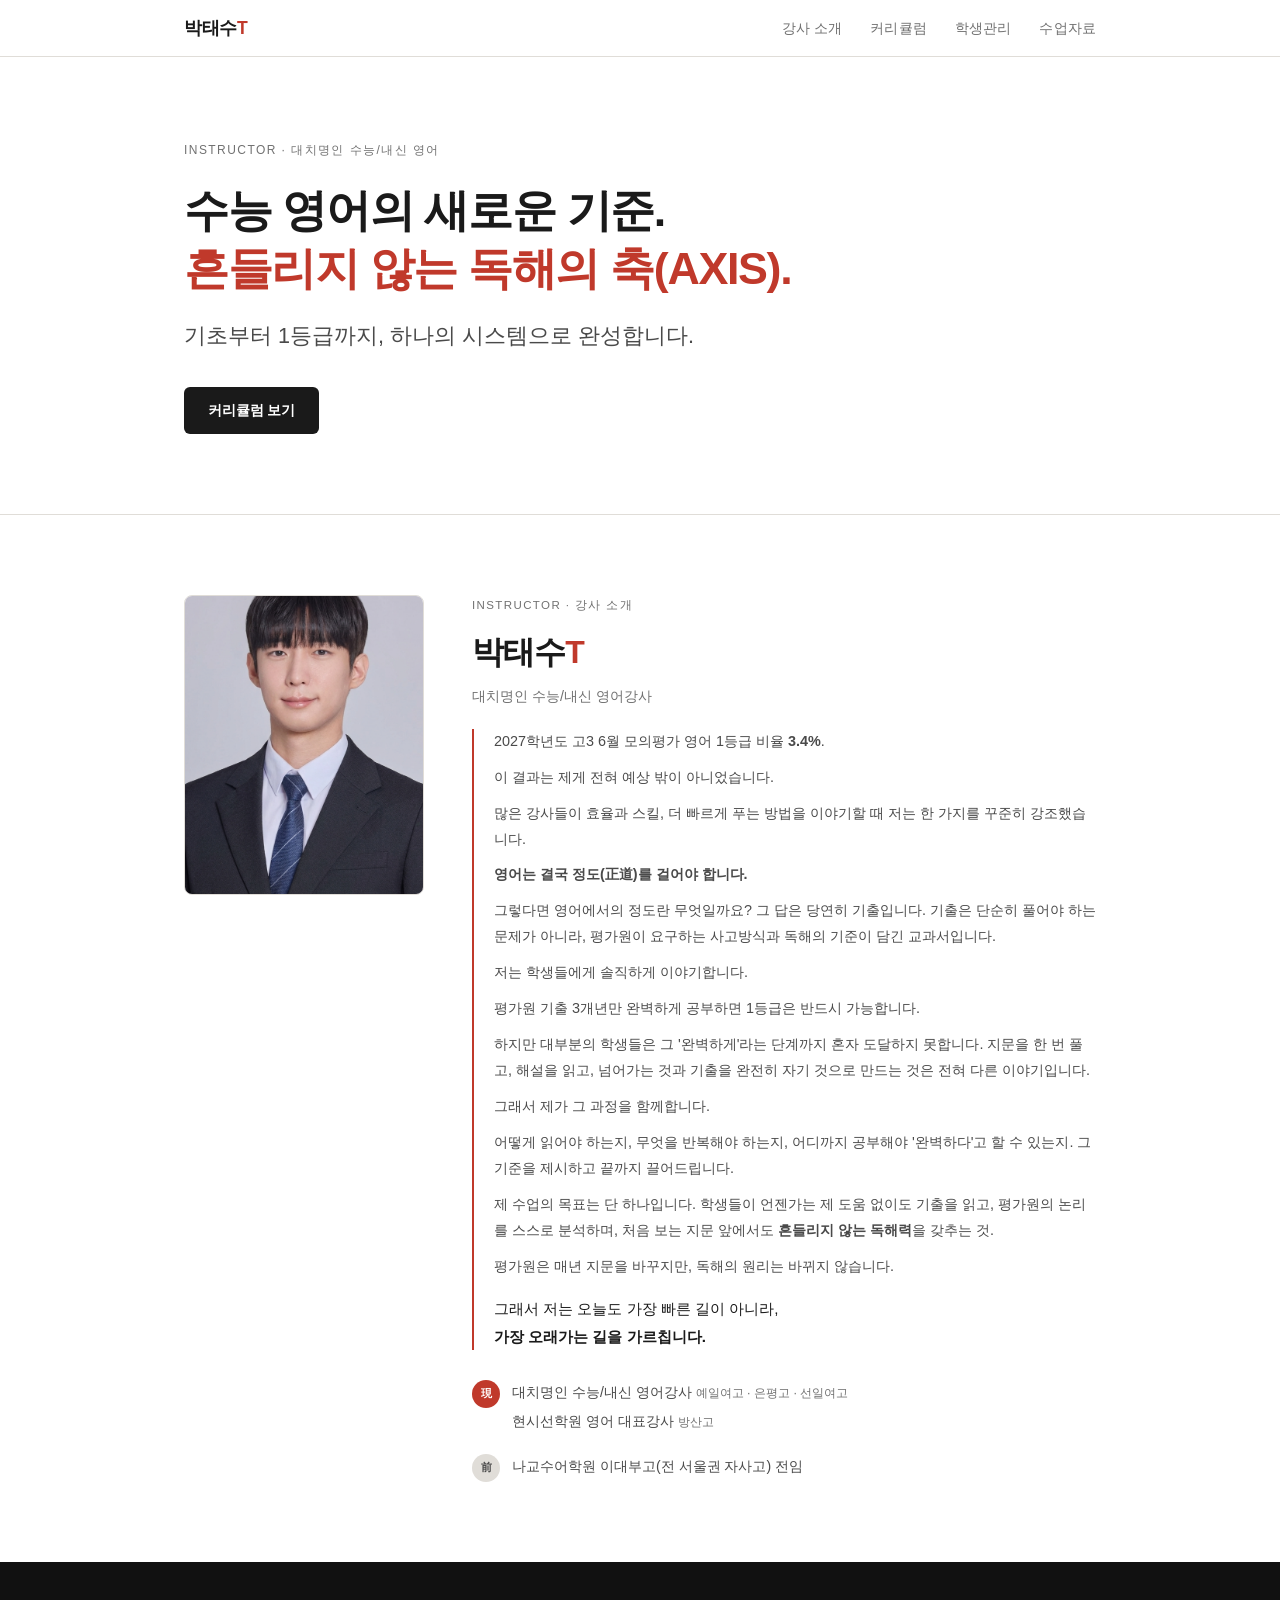
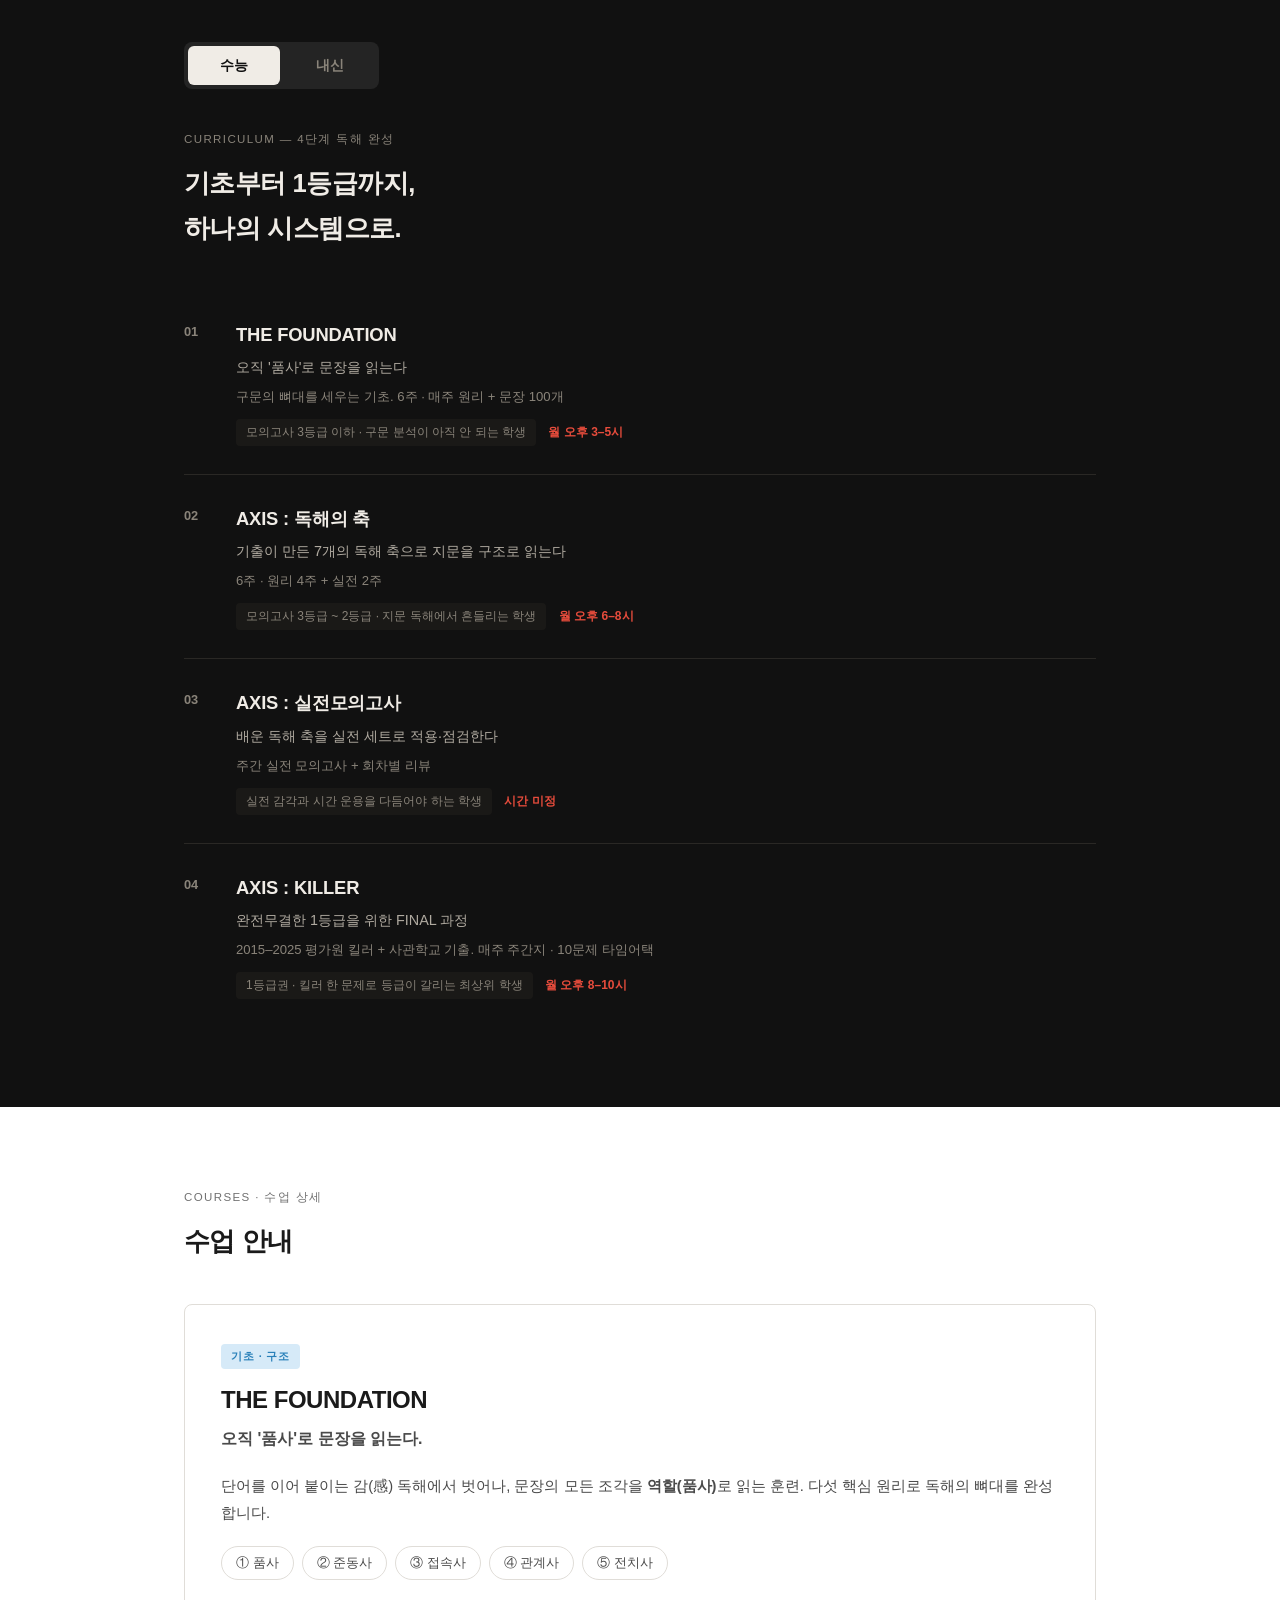
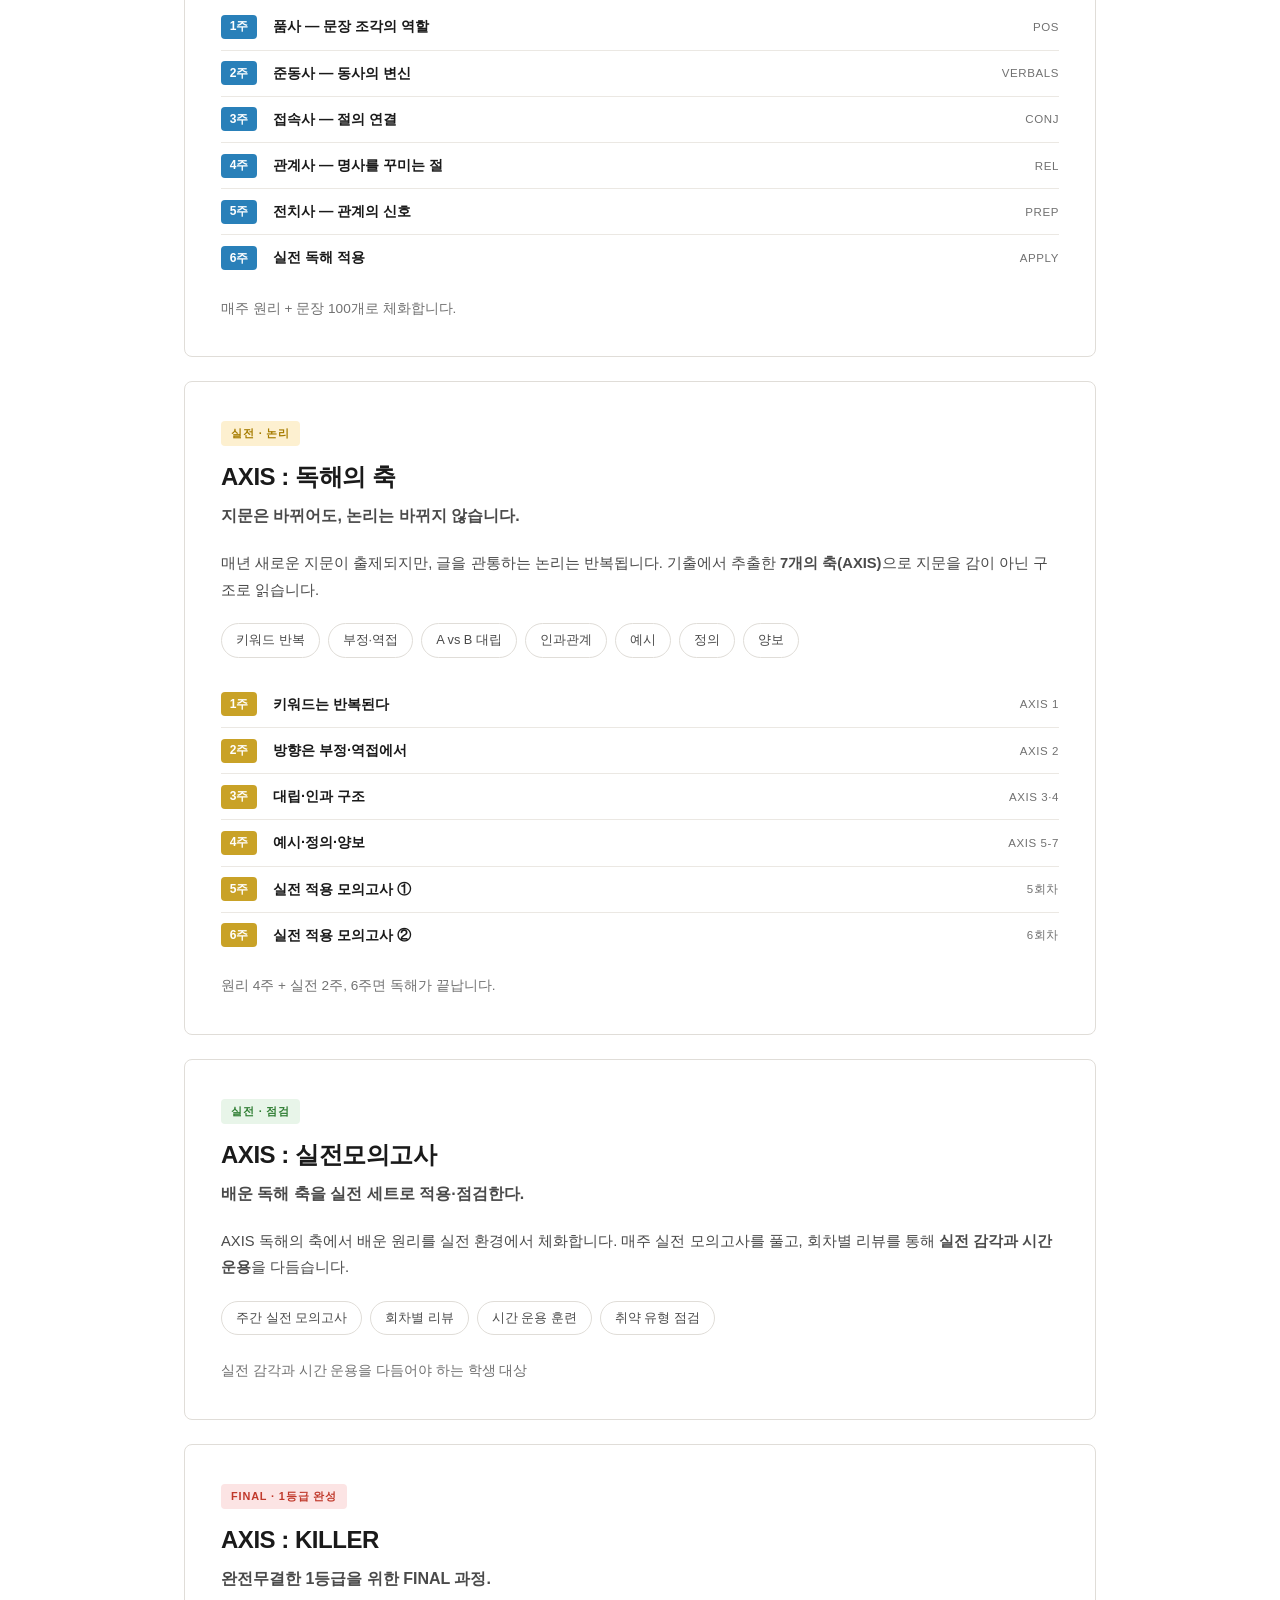
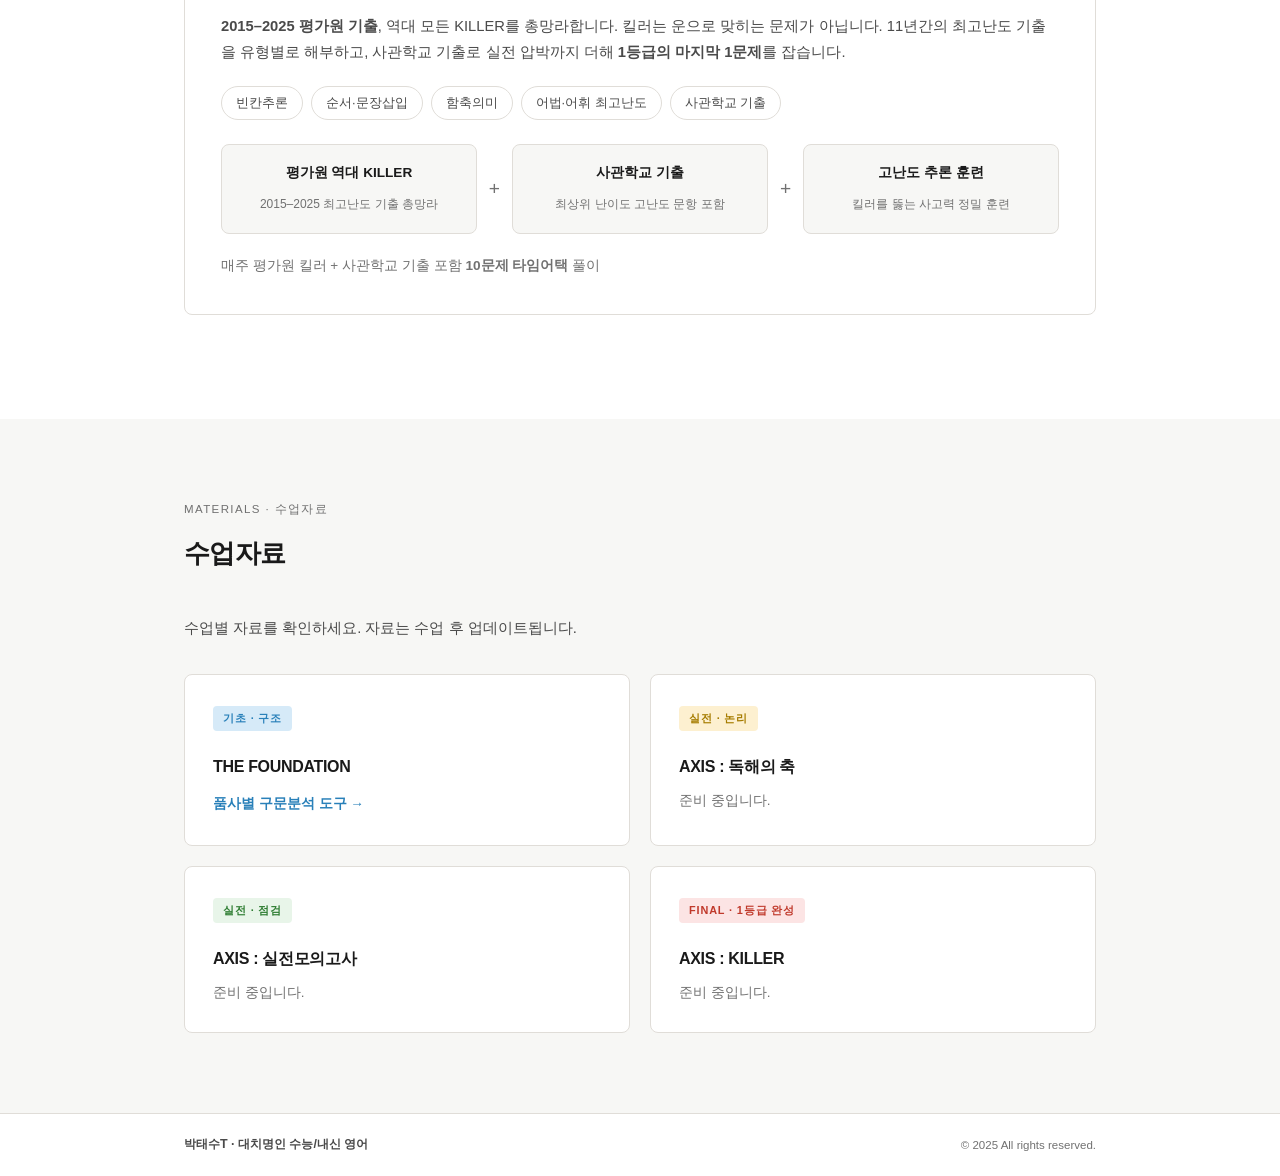
<file: index.html>
<!DOCTYPE html>
<html lang="ko">
<head>
  <meta charset="UTF-8">
  <meta name="viewport" content="width=device-width, initial-scale=1.0">
  <title>박태수T · 대치명인 수능/내신 영어</title>
  <link rel="stylesheet" href="style.css">
</head>
<body>

  <nav class="navbar" id="navbar">
    <div class="container nav-container">
      <a href="#" class="logo">박태수<span class="logo-t">T</span></a>
      <button class="nav-toggle" id="navToggle" aria-label="메뉴 열기">
        <span></span><span></span><span></span>
      </button>
      <ul class="nav-links" id="navLinks">
        <li><a href="#about">강사 소개</a></li>
        <li><a href="#curriculum">커리큘럼</a></li>
        <li><a href="admin.html">학생관리</a></li>
        <li><a href="#review-materials">수업자료</a></li>
      </ul>
    </div>
  </nav>

  <header class="hero">
    <div class="container hero-content">
      <p class="hero-label">INSTRUCTOR · 대치명인 수능/내신 영어</p>
      <h1 class="hero-title">수능 영어의 새로운 기준.<br><span class="hero-accent">흔들리지 않는 독해의 축(AXIS).</span></h1>
      <p class="hero-desc">기초부터 1등급까지, 하나의 시스템으로 완성합니다.</p>
      <div class="hero-buttons">
        <a href="#curriculum" class="btn btn-primary">커리큘럼 보기</a>
      </div>
    </div>
  </header>

  <section id="about" class="section">
    <div class="container">
      <div class="instructor-card">
        <div class="instructor-photo">
          <img src="profile.png" alt="박태수T 프로필 사진" class="photo-img">
        </div>
        <div class="instructor-info">
          <p class="instructor-label">INSTRUCTOR · 강사 소개</p>
          <h2 class="instructor-name">박태수<span class="name-t">T</span></h2>
          <p class="instructor-role">대치명인 수능/내신 영어강사</p>
          <div class="instructor-message">
            <p>2027학년도 고3 6월 모의평가 영어 1등급 비율 <strong>3.4%</strong>.</p>
            <p>이 결과는 제게 전혀 예상 밖이 아니었습니다.</p>
            <p>많은 강사들이 효율과 스킬, 더 빠르게 푸는 방법을 이야기할 때 저는 한 가지를 꾸준히 강조했습니다.</p>
            <p><strong>영어는 결국 정도(正道)를 걸어야 합니다.</strong></p>
            <p>그렇다면 영어에서의 정도란 무엇일까요? 그 답은 당연히 기출입니다. 기출은 단순히 풀어야 하는 문제가 아니라, 평가원이 요구하는 사고방식과 독해의 기준이 담긴 교과서입니다.</p>
            <p>저는 학생들에게 솔직하게 이야기합니다.</p>
            <p>평가원 기출 3개년만 완벽하게 공부하면 1등급은 반드시 가능합니다.</p>
            <p>하지만 대부분의 학생들은 그 '완벽하게'라는 단계까지 혼자 도달하지 못합니다. 지문을 한 번 풀고, 해설을 읽고, 넘어가는 것과 기출을 완전히 자기 것으로 만드는 것은 전혀 다른 이야기입니다.</p>
            <p>그래서 제가 그 과정을 함께합니다.</p>
            <p>어떻게 읽어야 하는지, 무엇을 반복해야 하는지, 어디까지 공부해야 '완벽하다'고 할 수 있는지. 그 기준을 제시하고 끝까지 끌어드립니다.</p>
            <p>제 수업의 목표는 단 하나입니다. 학생들이 언젠가는 제 도움 없이도 기출을 읽고, 평가원의 논리를 스스로 분석하며, 처음 보는 지문 앞에서도 <strong>흔들리지 않는 독해력</strong>을 갖추는 것.</p>
            <p>평가원은 매년 지문을 바꾸지만, 독해의 원리는 바뀌지 않습니다.</p>
            <p class="message-closing">그래서 저는 오늘도 가장 빠른 길이 아니라,<br><strong>가장 오래가는 길을 가르칩니다.</strong></p>
          </div>
          <div class="career-list">
            <div class="career-section">
              <span class="career-badge now">現</span>
              <ul>
                <li>대치명인 수능/내신 영어강사 <span class="school-tag">예일여고 · 은평고 · 선일여고</span></li>
                <li>현시선학원 영어 대표강사 <span class="school-tag">방산고</span></li>
              </ul>
            </div>
            <div class="career-section">
              <span class="career-badge prev">前</span>
              <ul>
                <li>나교수어학원 이대부고(전 서울권 자사고) 전임</li>
              </ul>
            </div>
          </div>
        </div>
      </div>
    </div>
  </section>

  <section id="curriculum" class="section section-dark">
    <div class="container">
      <div class="curriculum-tabs">
        <button class="curriculum-tab active" data-tab="suneung">수능</button>
        <button class="curriculum-tab" data-tab="naesin">내신</button>
      </div>

      <div class="tab-content active" id="tab-suneung">
        <p class="section-label">CURRICULUM — 4단계 독해 완성</p>
        <h2 class="section-title light">기초부터 1등급까지,<br>하나의 시스템으로.</h2>
        <div class="steps">
          <div class="step">
            <div class="step-num">01</div>
            <div class="step-body">
              <h3 class="step-name">THE FOUNDATION</h3>
              <p class="step-tagline">오직 '품사'로 문장을 읽는다</p>
              <p class="step-desc">구문의 뼈대를 세우는 기초. 6주 · 매주 원리 + 문장 100개</p>
              <span class="step-target">모의고사 3등급 이하 · 구문 분석이 아직 안 되는 학생</span>
              <span class="step-time">월 오후 3–5시</span>
            </div>
            <div class="step-connector"></div>
          </div>
          <div class="step">
            <div class="step-num">02</div>
            <div class="step-body">
              <h3 class="step-name">AXIS : 독해의 축</h3>
              <p class="step-tagline">기출이 만든 7개의 독해 축으로 지문을 구조로 읽는다</p>
              <p class="step-desc">6주 · 원리 4주 + 실전 2주</p>
              <span class="step-target">모의고사 3등급 ~ 2등급 · 지문 독해에서 흔들리는 학생</span>
              <span class="step-time">월 오후 6–8시</span>
            </div>
            <div class="step-connector"></div>
          </div>
          <div class="step">
            <div class="step-num">03</div>
            <div class="step-body">
              <h3 class="step-name">AXIS : 실전모의고사</h3>
              <p class="step-tagline">배운 독해 축을 실전 세트로 적용·점검한다</p>
              <p class="step-desc">주간 실전 모의고사 + 회차별 리뷰</p>
              <span class="step-target">실전 감각과 시간 운용을 다듬어야 하는 학생</span>
              <span class="step-time">시간 미정</span>
            </div>
            <div class="step-connector"></div>
          </div>
          <div class="step">
            <div class="step-num">04</div>
            <div class="step-body">
              <h3 class="step-name">AXIS : KILLER</h3>
              <p class="step-tagline">완전무결한 1등급을 위한 FINAL 과정</p>
              <p class="step-desc">2015–2025 평가원 킬러 + 사관학교 기출. 매주 주간지 · 10문제 타임어택</p>
              <span class="step-target">1등급권 · 킬러 한 문제로 등급이 갈리는 최상위 학생</span>
              <span class="step-time">월 오후 8–10시</span>
            </div>
          </div>
        </div>
      </div>

      <div class="tab-content" id="tab-naesin">
        <p class="section-label">CURRICULUM — 현시선학원 내신 정규 수업</p>
        <h2 class="section-title light">학교별 맞춤 내신,<br>이해부터 실전까지.</h2>
        <p class="naesin-subtitle">모든 수업은 본 수업(평일) + 클리닉(일요일)으로 진행되며, 배운 내용을 그 주에 완성합니다.</p>

        <div class="naesin-phase">
          <div class="phase-header">
            <span class="phase-label">학기 중</span>
            <span class="phase-period">학교별 정규</span>
          </div>
          <h3 class="phase-title">내신 실전</h3>
          <p class="phase-desc">각 학교의 출제 경향과 시험 범위에 맞춘 학교별 반으로 내신을 직접 공략합니다.</p>
          <div class="naesin-schools">
            <div class="school-block">
              <strong>방산고1</strong>
              <span>수 4–7시</span>
            </div>
            <div class="school-block">
              <strong>예일여고1</strong>
              <span>TBD</span>
            </div>
            <div class="school-block">
              <strong>예일여고2</strong>
              <span>TBD</span>
            </div>
            <div class="school-block">
              <strong>은평고1</strong>
              <span>TBD</span>
            </div>
            <div class="school-block">
              <strong>선일여고1</strong>
              <span>TBD</span>
            </div>
            <div class="school-block clinic">
              <strong>연합 클리닉</strong>
              <span>일 6–10시</span>
            </div>
          </div>
        </div>

        <div class="naesin-system">
          <h3 class="system-title">공통교재 시스템</h3>
          <p class="system-desc">이해 → 응용·훈련 → 암기로 이어지는 학습, 그리고 FINAL 동형 모의고사로 마무리합니다.</p>
          <div class="system-steps">
            <div class="system-step">
              <span class="system-step-num">1</span>
              <div>
                <strong>ESSENCE</strong>
                <span class="system-step-type">이해 · 본교재</span>
                <p>영어 학습의 본질과 핵심 개념</p>
              </div>
            </div>
            <div class="system-step">
              <span class="system-step-num">2</span>
              <div>
                <strong>EXP</strong>
                <span class="system-step-type">응용·훈련 · 부교재</span>
                <p>반복 훈련으로 실전 경험(Experience) 축적</p>
              </div>
            </div>
            <div class="system-step">
              <span class="system-step-num">3</span>
              <div>
                <strong>SIGNATURE</strong>
                <span class="system-step-type">암기 · 백지 테스트</span>
                <p>스스로 재구성하며 완전히 체화했는지 점검</p>
              </div>
            </div>
            <div class="system-step">
              <span class="system-step-num">F</span>
              <div>
                <strong>FINAL</strong>
                <span class="system-step-type">실전 · 동형 모의고사</span>
                <p>시험 직전, 실제 시험과 동일한 형식으로 마무리</p>
              </div>
            </div>
          </div>
        </div>
      </div>
    </div>
  </section>

  <section id="courses" class="section">
    <div class="container">
      <p class="section-label">COURSES · 수업 상세</p>
      <h2 class="section-title">수업 안내</h2>

      <div class="course-detail" id="foundation">
        <div class="course-header">
          <div>
            <span class="course-badge basic">기초 · 구조</span>
            <h3 class="course-name">THE FOUNDATION</h3>
            <p class="course-headline">오직 '품사'로 문장을 읽는다.</p>
          </div>
        </div>
        <p class="course-desc">단어를 이어 붙이는 감(感) 독해에서 벗어나, 문장의 모든 조각을 <strong>역할(품사)</strong>로 읽는 훈련. 다섯 핵심 원리로 독해의 뼈대를 완성합니다.</p>
        <div class="course-topics">
          <span class="topic">① 품사</span>
          <span class="topic">② 준동사</span>
          <span class="topic">③ 접속사</span>
          <span class="topic">④ 관계사</span>
          <span class="topic">⑤ 전치사</span>
        </div>
        <div class="week-grid">
          <div class="week"><span class="week-num">1주</span><span class="week-title">품사 — 문장 조각의 역할</span><span class="week-code">POS</span></div>
          <div class="week"><span class="week-num">2주</span><span class="week-title">준동사 — 동사의 변신</span><span class="week-code">VERBALS</span></div>
          <div class="week"><span class="week-num">3주</span><span class="week-title">접속사 — 절의 연결</span><span class="week-code">CONJ</span></div>
          <div class="week"><span class="week-num">4주</span><span class="week-title">관계사 — 명사를 꾸미는 절</span><span class="week-code">REL</span></div>
          <div class="week"><span class="week-num">5주</span><span class="week-title">전치사 — 관계의 신호</span><span class="week-code">PREP</span></div>
          <div class="week"><span class="week-num">6주</span><span class="week-title">실전 독해 적용</span><span class="week-code">APPLY</span></div>
        </div>
        <p class="course-note">매주 원리 + 문장 100개로 체화합니다.</p>
      </div>

      <div class="course-detail" id="axis-reading">
        <div class="course-header">
          <div>
            <span class="course-badge axis">실전 · 논리</span>
            <h3 class="course-name">AXIS : 독해의 축</h3>
            <p class="course-headline">지문은 바뀌어도, 논리는 바뀌지 않습니다.</p>
          </div>
        </div>
        <p class="course-desc">매년 새로운 지문이 출제되지만, 글을 관통하는 논리는 반복됩니다. 기출에서 추출한 <strong>7개의 축(AXIS)</strong>으로 지문을 감이 아닌 구조로 읽습니다.</p>
        <div class="course-topics">
          <span class="topic">키워드 반복</span>
          <span class="topic">부정·역접</span>
          <span class="topic">A vs B 대립</span>
          <span class="topic">인과관계</span>
          <span class="topic">예시</span>
          <span class="topic">정의</span>
          <span class="topic">양보</span>
        </div>
        <div class="week-grid">
          <div class="week"><span class="week-num">1주</span><span class="week-title">키워드는 반복된다</span><span class="week-code">AXIS 1</span></div>
          <div class="week"><span class="week-num">2주</span><span class="week-title">방향은 부정·역접에서</span><span class="week-code">AXIS 2</span></div>
          <div class="week"><span class="week-num">3주</span><span class="week-title">대립·인과 구조</span><span class="week-code">AXIS 3·4</span></div>
          <div class="week"><span class="week-num">4주</span><span class="week-title">예시·정의·양보</span><span class="week-code">AXIS 5-7</span></div>
          <div class="week"><span class="week-num">5주</span><span class="week-title">실전 적용 모의고사 ①</span><span class="week-code">5회차</span></div>
          <div class="week"><span class="week-num">6주</span><span class="week-title">실전 적용 모의고사 ②</span><span class="week-code">6회차</span></div>
        </div>
        <p class="course-note">원리 4주 + 실전 2주, 6주면 독해가 끝납니다.</p>
      </div>

      <div class="course-detail" id="axis-mock">
        <div class="course-header">
          <div>
            <span class="course-badge mock">실전 · 점검</span>
            <h3 class="course-name">AXIS : 실전모의고사</h3>
            <p class="course-headline">배운 독해 축을 실전 세트로 적용·점검한다.</p>
          </div>
        </div>
        <p class="course-desc">AXIS 독해의 축에서 배운 원리를 실전 환경에서 체화합니다. 매주 실전 모의고사를 풀고, 회차별 리뷰를 통해 <strong>실전 감각과 시간 운용</strong>을 다듬습니다.</p>
        <div class="course-topics">
          <span class="topic">주간 실전 모의고사</span>
          <span class="topic">회차별 리뷰</span>
          <span class="topic">시간 운용 훈련</span>
          <span class="topic">취약 유형 점검</span>
        </div>
        <p class="course-note">실전 감각과 시간 운용을 다듬어야 하는 학생 대상</p>
      </div>

      <div class="course-detail" id="killer">
        <div class="course-header">
          <div>
            <span class="course-badge final">FINAL · 1등급 완성</span>
            <h3 class="course-name">AXIS : KILLER</h3>
            <p class="course-headline">완전무결한 1등급을 위한 FINAL 과정.</p>
          </div>
        </div>
        <p class="course-desc"><strong>2015–2025 평가원 기출</strong>, 역대 모든 KILLER를 총망라합니다. 킬러는 운으로 맞히는 문제가 아닙니다. 11년간의 최고난도 기출을 유형별로 해부하고, 사관학교 기출로 실전 압박까지 더해 <strong>1등급의 마지막 1문제</strong>를 잡습니다.</p>
        <div class="course-topics">
          <span class="topic">빈칸추론</span>
          <span class="topic">순서·문장삽입</span>
          <span class="topic">함축의미</span>
          <span class="topic">어법·어휘 최고난도</span>
          <span class="topic">사관학교 기출</span>
        </div>
        <div class="killer-program">
          <div class="program-box">
            <strong>평가원 역대 KILLER</strong>
            <span>2015–2025 최고난도 기출 총망라</span>
          </div>
          <span class="program-plus">+</span>
          <div class="program-box">
            <strong>사관학교 기출</strong>
            <span>최상위 난이도 고난도 문항 포함</span>
          </div>
          <span class="program-plus">+</span>
          <div class="program-box">
            <strong>고난도 추론 훈련</strong>
            <span>킬러를 뚫는 사고력 정밀 훈련</span>
          </div>
        </div>
        <p class="course-note">매주 평가원 킬러 + 사관학교 기출 포함 <strong>10문제 타임어택</strong> 풀이</p>
      </div>
    </div>
  </section>

  <section id="review-materials" class="section section-alt">
    <div class="container">
      <p class="section-label">MATERIALS · 수업자료</p>
      <h2 class="section-title">수업자료</h2>
      <p class="review-materials-desc">수업별 자료를 확인하세요. 자료는 수업 후 업데이트됩니다.</p>
      <div class="materials-grid">
        <div class="material-card">
          <span class="course-badge basic">기초 · 구조</span>
          <h3>THE FOUNDATION</h3>
          <a href="parse.html" class="material-link">품사별 구문분석 도구 &rarr;</a>
        </div>
        <div class="material-card">
          <span class="course-badge axis">실전 · 논리</span>
          <h3>AXIS : 독해의 축</h3>
          <p>준비 중입니다.</p>
        </div>
        <div class="material-card">
          <span class="course-badge mock">실전 · 점검</span>
          <h3>AXIS : 실전모의고사</h3>
          <p>준비 중입니다.</p>
        </div>
        <div class="material-card">
          <span class="course-badge final">FINAL · 1등급 완성</span>
          <h3>AXIS : KILLER</h3>
          <p>준비 중입니다.</p>
        </div>
      </div>
    </div>
  </section>

  <footer class="footer">
    <div class="container footer-inner">
      <span class="footer-logo">박태수T · 대치명인 수능/내신 영어</span>
      <span class="footer-copy">&copy; 2025 All rights reserved.</span>
    </div>
  </footer>

  <script src="script.js"></script>
</body>
</html>
</file>
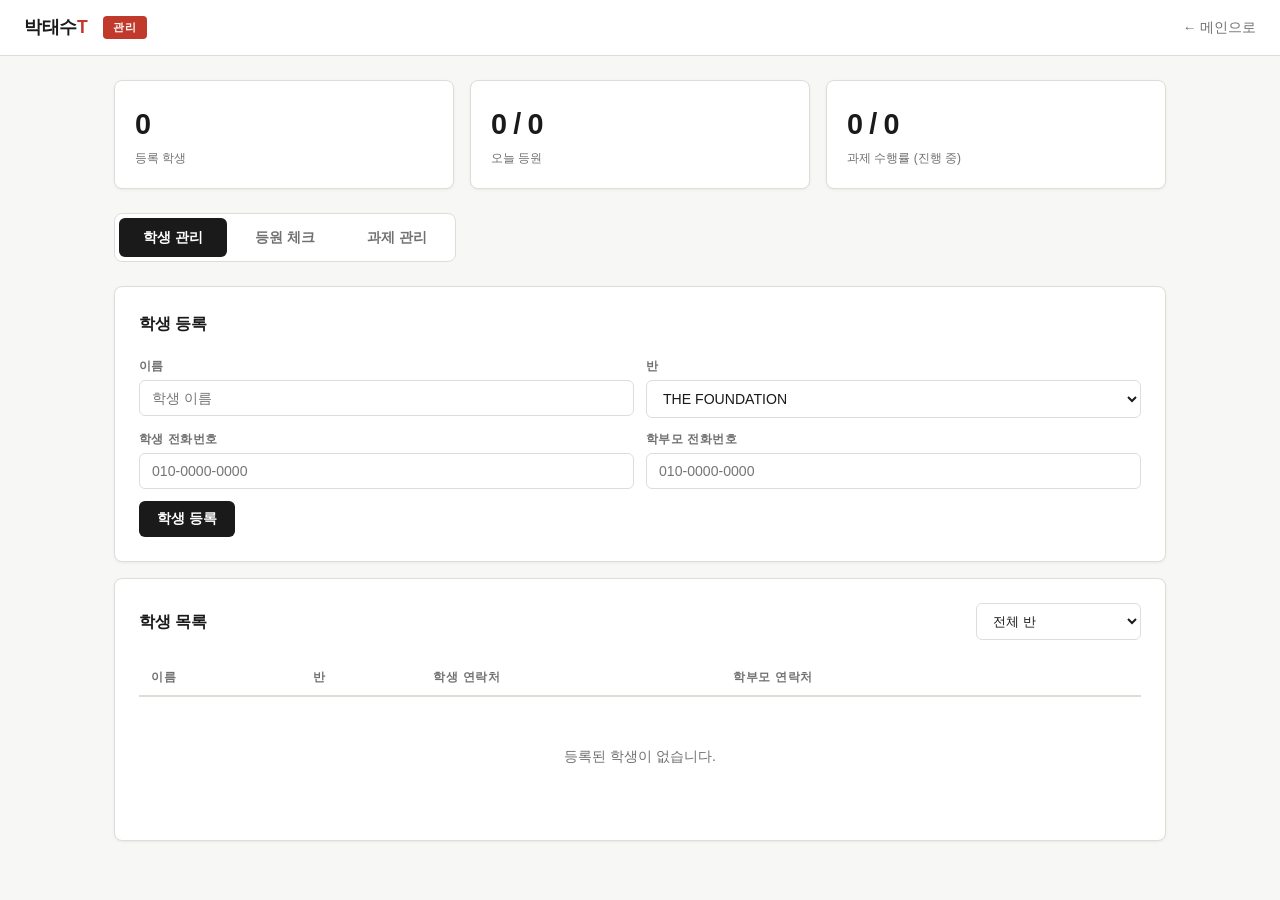
<file: admin.html>
<!DOCTYPE html>
<html lang="ko">
<head>
  <meta charset="UTF-8">
  <meta name="viewport" content="width=device-width, initial-scale=1.0">
  <title>학생 관리 · 박태수T</title>
  <style>
    *, *::before, *::after { margin: 0; padding: 0; box-sizing: border-box; }

    :root {
      --primary: #1a1a1a;
      --accent: #c0392b;
      --accent-light: #e74c3c;
      --blue: #2980b9;
      --green: #27ae60;
      --orange: #e67e22;
      --text: #1a1a1a;
      --text-mid: #4a4a4a;
      --text-light: #717171;
      --bg: #ffffff;
      --bg-alt: #f7f7f5;
      --bg-card: #ffffff;
      --border: #e0ddd8;
      --border-light: #ebe8e3;
      --shadow: 0 1px 3px rgba(0,0,0,0.06);
      --shadow-lg: 0 8px 32px rgba(0,0,0,0.08);
      --radius: 8px;
      --transition: 0.25s ease;
    }

    @media (prefers-color-scheme: dark) {
      :root {
        --primary: #f0ece6;
        --accent: #e74c3c;
        --accent-light: #ff6b5a;
        --blue: #5dade2;
        --green: #2ecc71;
        --orange: #f39c12;
        --text: #e8e4de;
        --text-mid: #b0aaa0;
        --text-light: #8a847a;
        --bg: #111111;
        --bg-alt: #1a1917;
        --bg-card: #1e1d1b;
        --border: #2a2825;
        --border-light: #222120;
        --shadow: 0 1px 3px rgba(0,0,0,0.3);
        --shadow-lg: 0 8px 32px rgba(0,0,0,0.3);
      }
    }
    :root[data-theme="dark"] {
      --primary: #f0ece6;
      --accent: #e74c3c;
      --accent-light: #ff6b5a;
      --blue: #5dade2;
      --green: #2ecc71;
      --orange: #f39c12;
      --text: #e8e4de;
      --text-mid: #b0aaa0;
      --text-light: #8a847a;
      --bg: #111111;
      --bg-alt: #1a1917;
      --bg-card: #1e1d1b;
      --border: #2a2825;
      --border-light: #222120;
      --shadow: 0 1px 3px rgba(0,0,0,0.3);
      --shadow-lg: 0 8px 32px rgba(0,0,0,0.3);
    }
    :root[data-theme="light"] {
      --primary: #1a1a1a;
      --accent: #c0392b;
      --accent-light: #e74c3c;
      --blue: #2980b9;
      --green: #27ae60;
      --orange: #e67e22;
      --text: #1a1a1a;
      --text-mid: #4a4a4a;
      --text-light: #717171;
      --bg: #ffffff;
      --bg-alt: #f7f7f5;
      --bg-card: #ffffff;
      --border: #e0ddd8;
      --border-light: #ebe8e3;
      --shadow: 0 1px 3px rgba(0,0,0,0.06);
      --shadow-lg: 0 8px 32px rgba(0,0,0,0.08);
    }

    html { scroll-behavior: smooth; }

    body {
      font-family: -apple-system, BlinkMacSystemFont, 'Segoe UI', sans-serif;
      color: var(--text);
      background: var(--bg-alt);
      line-height: 1.6;
      -webkit-font-smoothing: antialiased;
    }

    .top-bar {
      background: var(--bg);
      border-bottom: 1px solid var(--border);
      padding: 0 24px;
      height: 56px;
      display: flex;
      align-items: center;
      justify-content: space-between;
      position: sticky;
      top: 0;
      z-index: 100;
    }

    .top-bar-left {
      display: flex;
      align-items: center;
      gap: 16px;
    }

    .top-bar .logo {
      font-size: 1.1rem;
      font-weight: 700;
      color: var(--text);
      text-decoration: none;
      letter-spacing: -0.02em;
    }

    .top-bar .logo span { color: var(--accent); }

    .top-bar .badge {
      font-size: 0.68rem;
      letter-spacing: 0.08em;
      text-transform: uppercase;
      padding: 3px 10px;
      border-radius: 4px;
      font-weight: 600;
      background: var(--accent);
      color: #fff;
    }

    .back-link {
      font-size: 0.85rem;
      color: var(--text-light);
      text-decoration: none;
      transition: var(--transition);
    }

    .back-link:hover { color: var(--text); }

    .container {
      max-width: 1100px;
      margin: 0 auto;
      padding: 24px;
    }

    .tabs {
      display: flex;
      gap: 4px;
      background: var(--bg);
      border: 1px solid var(--border);
      border-radius: 8px;
      padding: 4px;
      width: fit-content;
      margin-bottom: 24px;
    }

    .tab-btn {
      padding: 10px 24px;
      border: none;
      border-radius: 6px;
      font-size: 0.88rem;
      font-weight: 600;
      cursor: pointer;
      transition: var(--transition);
      background: transparent;
      color: var(--text-light);
      font-family: inherit;
    }

    .tab-btn.active {
      background: var(--text);
      color: var(--bg);
    }

    .tab-panel { display: none; }
    .tab-panel.active { display: block; }

    .card {
      background: var(--bg-card);
      border: 1px solid var(--border);
      border-radius: var(--radius);
      padding: 24px;
      margin-bottom: 16px;
      box-shadow: var(--shadow);
    }

    .card-header {
      display: flex;
      align-items: center;
      justify-content: space-between;
      margin-bottom: 20px;
    }

    .card-title {
      font-size: 1rem;
      font-weight: 700;
      letter-spacing: -0.01em;
    }

    .form-row {
      display: flex;
      gap: 12px;
      margin-bottom: 12px;
      flex-wrap: wrap;
    }

    .form-group {
      display: flex;
      flex-direction: column;
      gap: 4px;
      flex: 1;
      min-width: 140px;
    }

    .form-group label {
      font-size: 0.75rem;
      font-weight: 600;
      color: var(--text-light);
      letter-spacing: 0.04em;
      text-transform: uppercase;
    }

    input, select {
      padding: 9px 12px;
      border: 1px solid var(--border);
      border-radius: 6px;
      font-size: 0.88rem;
      font-family: inherit;
      background: var(--bg);
      color: var(--text);
      transition: var(--transition);
    }

    input:focus, select:focus {
      outline: none;
      border-color: var(--blue);
    }

    .btn {
      display: inline-flex;
      align-items: center;
      gap: 6px;
      padding: 9px 18px;
      border-radius: 6px;
      font-size: 0.85rem;
      font-weight: 600;
      text-decoration: none;
      border: none;
      cursor: pointer;
      transition: var(--transition);
      font-family: inherit;
      white-space: nowrap;
    }

    .btn-primary {
      background: var(--text);
      color: var(--bg);
    }

    .btn-primary:hover { opacity: 0.85; }

    .btn-accent {
      background: var(--accent);
      color: #fff;
    }

    .btn-accent:hover { opacity: 0.85; }

    .btn-outline {
      border: 1px solid var(--border);
      color: var(--text);
      background: transparent;
    }

    .btn-outline:hover { border-color: var(--text); }

    .btn-sm {
      padding: 5px 12px;
      font-size: 0.78rem;
    }

    .btn-danger {
      background: transparent;
      color: var(--accent);
      border: 1px solid var(--accent);
    }

    .btn-danger:hover {
      background: var(--accent);
      color: #fff;
    }

    table {
      width: 100%;
      border-collapse: collapse;
      font-size: 0.88rem;
    }

    th {
      text-align: left;
      font-size: 0.72rem;
      font-weight: 600;
      color: var(--text-light);
      letter-spacing: 0.06em;
      text-transform: uppercase;
      padding: 8px 12px;
      border-bottom: 2px solid var(--border);
    }

    td {
      padding: 10px 12px;
      border-bottom: 1px solid var(--border-light);
      vertical-align: middle;
    }

    tr:last-child td { border-bottom: none; }

    .table-wrap { overflow-x: auto; }

    .phone-link {
      color: var(--blue);
      text-decoration: none;
      font-variant-numeric: tabular-nums;
    }

    .phone-link:hover { text-decoration: underline; }

    .class-tag {
      display: inline-block;
      font-size: 0.72rem;
      padding: 2px 8px;
      border-radius: 4px;
      font-weight: 600;
      background: var(--border-light);
      color: var(--text-mid);
    }

    .check-btn {
      width: 28px;
      height: 28px;
      border-radius: 50%;
      border: 2px solid var(--border);
      background: transparent;
      cursor: pointer;
      transition: var(--transition);
      display: flex;
      align-items: center;
      justify-content: center;
      font-size: 0.75rem;
      color: transparent;
    }

    .check-btn.checked {
      background: var(--green);
      border-color: var(--green);
      color: #fff;
    }

    .check-btn:hover { border-color: var(--green); }

    .stat-row {
      display: flex;
      gap: 16px;
      margin-bottom: 24px;
    }

    .stat-card {
      flex: 1;
      background: var(--bg-card);
      border: 1px solid var(--border);
      border-radius: var(--radius);
      padding: 20px;
      box-shadow: var(--shadow);
    }

    .stat-num {
      font-size: 1.8rem;
      font-weight: 800;
      letter-spacing: -0.03em;
      font-variant-numeric: tabular-nums;
    }

    .stat-label {
      font-size: 0.75rem;
      color: var(--text-light);
      font-weight: 500;
      margin-top: 2px;
    }

    .date-nav {
      display: flex;
      align-items: center;
      gap: 12px;
    }

    .date-nav button {
      background: transparent;
      border: 1px solid var(--border);
      border-radius: 6px;
      width: 32px;
      height: 32px;
      cursor: pointer;
      color: var(--text);
      font-size: 1rem;
      display: flex;
      align-items: center;
      justify-content: center;
      transition: var(--transition);
    }

    .date-nav button:hover { border-color: var(--text); }

    .date-display {
      font-size: 0.9rem;
      font-weight: 600;
      font-variant-numeric: tabular-nums;
      min-width: 120px;
      text-align: center;
    }

    .empty-state {
      text-align: center;
      padding: 48px 24px;
      color: var(--text-light);
      font-size: 0.9rem;
    }

    .hw-status {
      display: inline-block;
      font-size: 0.72rem;
      padding: 2px 8px;
      border-radius: 4px;
      font-weight: 600;
    }

    .hw-status.done { background: #e8f5e9; color: #2e7d32; }
    .hw-status.pending { background: #fff3e0; color: #e65100; }

    @media (prefers-color-scheme: dark) {
      .hw-status.done { background: #1a3d1a; color: #66bb6a; }
      .hw-status.pending { background: #3d2a0a; color: #ffb74d; }
    }
    :root[data-theme="dark"] .hw-status.done { background: #1a3d1a; color: #66bb6a; }
    :root[data-theme="dark"] .hw-status.pending { background: #3d2a0a; color: #ffb74d; }
    :root[data-theme="light"] .hw-status.done { background: #e8f5e9; color: #2e7d32; }
    :root[data-theme="light"] .hw-status.pending { background: #fff3e0; color: #e65100; }

    .modal-overlay {
      display: none;
      position: fixed;
      inset: 0;
      background: rgba(0,0,0,0.4);
      z-index: 200;
      align-items: center;
      justify-content: center;
    }

    .modal-overlay.active { display: flex; }

    .modal {
      background: var(--bg-card);
      border: 1px solid var(--border);
      border-radius: var(--radius);
      padding: 32px;
      width: 90%;
      max-width: 480px;
      box-shadow: var(--shadow-lg);
    }

    .modal h3 {
      font-size: 1.1rem;
      font-weight: 700;
      margin-bottom: 20px;
    }

    .modal-actions {
      display: flex;
      gap: 8px;
      justify-content: flex-end;
      margin-top: 20px;
    }

    .actions-cell {
      display: flex;
      gap: 6px;
    }

    @media (max-width: 768px) {
      .stat-row { flex-direction: column; }
      .form-row { flex-direction: column; }
      .tabs { width: 100%; }
      .tab-btn { flex: 1; text-align: center; padding: 10px 12px; }
      .container { padding: 16px; }
    }
  </style>
</head>
<body>

  <div class="top-bar">
    <div class="top-bar-left">
      <a href="index.html" class="logo">박태수<span>T</span></a>
      <span class="badge">관리</span>
    </div>
    <a href="index.html" class="back-link">&larr; 메인으로</a>
  </div>

  <div class="container">
    <div class="stat-row" id="stats"></div>

    <div class="tabs">
      <button class="tab-btn active" data-tab="students">학생 관리</button>
      <button class="tab-btn" data-tab="attendance">등원 체크</button>
      <button class="tab-btn" data-tab="homework">과제 관리</button>
    </div>

    <!-- 학생 관리 -->
    <div class="tab-panel active" id="panel-students">
      <div class="card">
        <div class="card-header">
          <h2 class="card-title">학생 등록</h2>
        </div>
        <div class="form-row">
          <div class="form-group">
            <label>이름</label>
            <input type="text" id="stuName" placeholder="학생 이름">
          </div>
          <div class="form-group">
            <label>반</label>
            <select id="stuClass">
              <option value="FOUNDATION">THE FOUNDATION</option>
              <option value="AXIS독해">AXIS : 독해의 축</option>
              <option value="AXIS실전">AXIS : 실전모의고사</option>
              <option value="KILLER">AXIS : KILLER</option>
              <option value="방산고">방산고</option>
              <option value="예일여고1">예일여고1</option>
              <option value="예일여고2">예일여고2</option>
              <option value="은평고1">은평고1</option>
              <option value="선일여고1">선일여고1</option>
            </select>
          </div>
        </div>
        <div class="form-row">
          <div class="form-group">
            <label>학생 전화번호</label>
            <input type="tel" id="stuPhone" placeholder="010-0000-0000">
          </div>
          <div class="form-group">
            <label>학부모 전화번호</label>
            <input type="tel" id="parentPhone" placeholder="010-0000-0000">
          </div>
        </div>
        <button class="btn btn-primary" onclick="addStudent()">학생 등록</button>
      </div>

      <div class="card">
        <div class="card-header">
          <h2 class="card-title">학생 목록</h2>
          <div style="display:flex;gap:8px;align-items:center;">
            <select id="filterClass" onchange="renderStudents()" style="font-size:0.82rem;">
              <option value="">전체 반</option>
              <option value="FOUNDATION">THE FOUNDATION</option>
              <option value="AXIS독해">AXIS : 독해의 축</option>
              <option value="AXIS실전">AXIS : 실전모의고사</option>
              <option value="KILLER">AXIS : KILLER</option>
              <option value="방산고">방산고</option>
              <option value="예일여고1">예일여고1</option>
              <option value="예일여고2">예일여고2</option>
              <option value="은평고1">은평고1</option>
              <option value="선일여고1">선일여고1</option>
            </select>
          </div>
        </div>
        <div class="table-wrap">
          <table>
            <thead>
              <tr>
                <th>이름</th>
                <th>반</th>
                <th>학생 연락처</th>
                <th>학부모 연락처</th>
                <th></th>
              </tr>
            </thead>
            <tbody id="studentTable"></tbody>
          </table>
          <div class="empty-state" id="emptyStudents">등록된 학생이 없습니다.</div>
        </div>
      </div>
    </div>

    <!-- 등원 체크 -->
    <div class="tab-panel" id="panel-attendance">
      <div class="card">
        <div class="card-header">
          <h2 class="card-title">등원 체크</h2>
          <div class="date-nav">
            <button onclick="changeDate(-1)">&larr;</button>
            <span class="date-display" id="attendDate"></span>
            <button onclick="changeDate(1)">&rarr;</button>
          </div>
        </div>
        <div style="margin-bottom:16px;">
          <select id="attendClassFilter" onchange="renderAttendance()" style="font-size:0.82rem;">
            <option value="">전체 반</option>
            <option value="FOUNDATION">THE FOUNDATION</option>
            <option value="AXIS독해">AXIS : 독해의 축</option>
            <option value="AXIS실전">AXIS : 실전모의고사</option>
            <option value="KILLER">AXIS : KILLER</option>
            <option value="방산고">방산고</option>
            <option value="예일여고1">예일여고1</option>
            <option value="예일여고2">예일여고2</option>
            <option value="은평고1">은평고1</option>
            <option value="선일여고1">선일여고1</option>
          </select>
        </div>
        <div class="table-wrap">
          <table>
            <thead>
              <tr>
                <th>이름</th>
                <th>반</th>
                <th style="text-align:center;">등원</th>
              </tr>
            </thead>
            <tbody id="attendTable"></tbody>
          </table>
          <div class="empty-state" id="emptyAttend" style="display:none;">등록된 학생이 없습니다.</div>
        </div>
      </div>
    </div>

    <!-- 과제 관리 -->
    <div class="tab-panel" id="panel-homework">
      <div class="card">
        <div class="card-header">
          <h2 class="card-title">과제 등록</h2>
        </div>
        <div class="form-row">
          <div class="form-group">
            <label>과제명</label>
            <input type="text" id="hwTitle" placeholder="과제 내용">
          </div>
          <div class="form-group">
            <label>대상 반</label>
            <select id="hwClass">
              <option value="FOUNDATION">THE FOUNDATION</option>
              <option value="AXIS독해">AXIS : 독해의 축</option>
              <option value="AXIS실전">AXIS : 실전모의고사</option>
              <option value="KILLER">AXIS : KILLER</option>
              <option value="방산고">방산고</option>
              <option value="예일여고1">예일여고1</option>
              <option value="예일여고2">예일여고2</option>
              <option value="은평고1">은평고1</option>
              <option value="선일여고1">선일여고1</option>
            </select>
          </div>
          <div class="form-group">
            <label>마감일</label>
            <input type="date" id="hwDue">
          </div>
        </div>
        <button class="btn btn-primary" onclick="addHomework()">과제 등록</button>
      </div>

      <div class="card">
        <div class="card-header">
          <h2 class="card-title">과제 현황</h2>
          <select id="hwClassFilter" onchange="renderHomework()" style="font-size:0.82rem;">
            <option value="">전체 반</option>
            <option value="FOUNDATION">THE FOUNDATION</option>
            <option value="AXIS독해">AXIS : 독해의 축</option>
            <option value="AXIS실전">AXIS : 실전모의고사</option>
            <option value="KILLER">AXIS : KILLER</option>
            <option value="방산고">방산고</option>
            <option value="예일여고1">예일여고1</option>
            <option value="예일여고2">예일여고2</option>
            <option value="은평고1">은평고1</option>
            <option value="선일여고1">선일여고1</option>
          </select>
        </div>
        <div id="hwList"></div>
        <div class="empty-state" id="emptyHw">등록된 과제가 없습니다.</div>
      </div>
    </div>
  </div>

  <!-- 학생 수정 모달 -->
  <div class="modal-overlay" id="editModal">
    <div class="modal">
      <h3>학생 정보 수정</h3>
      <input type="hidden" id="editId">
      <div class="form-row">
        <div class="form-group">
          <label>이름</label>
          <input type="text" id="editName">
        </div>
        <div class="form-group">
          <label>반</label>
          <select id="editClass">
            <option value="FOUNDATION">THE FOUNDATION</option>
            <option value="AXIS독해">AXIS : 독해의 축</option>
            <option value="AXIS실전">AXIS : 실전모의고사</option>
            <option value="KILLER">AXIS : KILLER</option>
            <option value="방산고">방산고</option>
            <option value="예일여고1">예일여고1</option>
            <option value="예일여고2">예일여고2</option>
            <option value="은평고1">은평고1</option>
            <option value="선일여고1">선일여고1</option>
          </select>
        </div>
      </div>
      <div class="form-row">
        <div class="form-group">
          <label>학생 전화번호</label>
          <input type="tel" id="editPhone">
        </div>
        <div class="form-group">
          <label>학부모 전화번호</label>
          <input type="tel" id="editParent">
        </div>
      </div>
      <div class="modal-actions">
        <button class="btn btn-outline" onclick="closeModal()">취소</button>
        <button class="btn btn-primary" onclick="saveEdit()">저장</button>
      </div>
    </div>
  </div>

<script>
var STORE_STUDENTS = 'ptsStudents';
var STORE_ATTEND = 'ptsAttendance';
var STORE_HW = 'ptsHomework';
var STORE_HW_STATUS = 'ptsHwStatus';

var currentDate = new Date();

function load(key) {
  try { return JSON.parse(localStorage.getItem(key)) || []; }
  catch(e) { return []; }
}

function save(key, data) {
  localStorage.setItem(key, JSON.stringify(data));
}

function genId() {
  return Date.now().toString(36) + Math.random().toString(36).slice(2, 6);
}

function formatPhone(p) {
  if (!p) return '-';
  var d = p.replace(/\D/g, '');
  if (d.length === 11) return d.slice(0,3) + '-' + d.slice(3,7) + '-' + d.slice(7);
  if (d.length === 10) return d.slice(0,3) + '-' + d.slice(3,6) + '-' + d.slice(6);
  return p;
}

function dateStr(d) {
  var y = d.getFullYear();
  var m = String(d.getMonth()+1).padStart(2,'0');
  var day = String(d.getDate()).padStart(2,'0');
  return y + '-' + m + '-' + day;
}

function dateDisplay(d) {
  var days = ['일','월','화','수','목','금','토'];
  return (d.getMonth()+1) + '/' + d.getDate() + ' (' + days[d.getDay()] + ')';
}

// --- 탭 ---
document.querySelectorAll('.tab-btn').forEach(function(btn) {
  btn.addEventListener('click', function() {
    document.querySelectorAll('.tab-btn').forEach(function(b) { b.classList.remove('active'); });
    document.querySelectorAll('.tab-panel').forEach(function(p) { p.classList.remove('active'); });
    btn.classList.add('active');
    document.getElementById('panel-' + btn.dataset.tab).classList.add('active');
  });
});

// --- 통계 ---
function renderStats() {
  var students = load(STORE_STUDENTS);
  var today = dateStr(new Date());
  var attend = load(STORE_ATTEND);
  var todayAttend = attend.filter(function(a) { return a.date === today; });
  var hw = load(STORE_HW);
  var hwStatus = load(STORE_HW_STATUS);
  var activeHw = hw.filter(function(h) { return h.due >= today; });
  var totalTasks = 0;
  var doneTasks = 0;
  activeHw.forEach(function(h) {
    var classStudents = students.filter(function(s) { return s.cls === h.cls; });
    totalTasks += classStudents.length;
    classStudents.forEach(function(s) {
      var key = h.id + '_' + s.id;
      var st = hwStatus.find(function(x) { return x.key === key; });
      if (st && st.done) doneTasks++;
    });
  });

  document.getElementById('stats').innerHTML =
    '<div class="stat-card"><div class="stat-num">' + students.length + '</div><div class="stat-label">등록 학생</div></div>' +
    '<div class="stat-card"><div class="stat-num">' + todayAttend.length + ' / ' + students.length + '</div><div class="stat-label">오늘 등원</div></div>' +
    '<div class="stat-card"><div class="stat-num">' + doneTasks + ' / ' + totalTasks + '</div><div class="stat-label">과제 수행률 (진행 중)</div></div>';
}

// --- 학생 관리 ---
function addStudent() {
  var name = document.getElementById('stuName').value.trim();
  var cls = document.getElementById('stuClass').value;
  var phone = document.getElementById('stuPhone').value.trim();
  var parent = document.getElementById('parentPhone').value.trim();
  if (!name) { alert('학생 이름을 입력하세요.'); return; }

  var students = load(STORE_STUDENTS);
  students.push({ id: genId(), name: name, cls: cls, phone: phone, parent: parent });
  save(STORE_STUDENTS, students);

  document.getElementById('stuName').value = '';
  document.getElementById('stuPhone').value = '';
  document.getElementById('parentPhone').value = '';

  renderStudents();
  renderStats();
}

function renderStudents() {
  var students = load(STORE_STUDENTS);
  var filter = document.getElementById('filterClass').value;
  var filtered = filter ? students.filter(function(s) { return s.cls === filter; }) : students;

  var empty = document.getElementById('emptyStudents');
  var tbody = document.getElementById('studentTable');

  if (filtered.length === 0) {
    empty.style.display = 'block';
    tbody.innerHTML = '';
    return;
  }

  empty.style.display = 'none';
  tbody.innerHTML = filtered.map(function(s) {
    return '<tr>' +
      '<td><strong>' + esc(s.name) + '</strong></td>' +
      '<td><span class="class-tag">' + esc(s.cls) + '</span></td>' +
      '<td><a class="phone-link" href="tel:' + esc(s.phone) + '">' + formatPhone(s.phone) + '</a></td>' +
      '<td><a class="phone-link" href="tel:' + esc(s.parent) + '">' + formatPhone(s.parent) + '</a></td>' +
      '<td class="actions-cell">' +
        '<button class="btn btn-outline btn-sm" onclick="openEdit(\'' + s.id + '\')">수정</button>' +
        '<button class="btn btn-danger btn-sm" onclick="deleteStudent(\'' + s.id + '\')">삭제</button>' +
      '</td></tr>';
  }).join('');
}

function deleteStudent(id) {
  if (!confirm('이 학생을 삭제하시겠습니까?')) return;
  var students = load(STORE_STUDENTS);
  students = students.filter(function(s) { return s.id !== id; });
  save(STORE_STUDENTS, students);
  renderStudents();
  renderStats();
}

function openEdit(id) {
  var students = load(STORE_STUDENTS);
  var s = students.find(function(x) { return x.id === id; });
  if (!s) return;
  document.getElementById('editId').value = s.id;
  document.getElementById('editName').value = s.name;
  document.getElementById('editClass').value = s.cls;
  document.getElementById('editPhone').value = s.phone;
  document.getElementById('editParent').value = s.parent;
  document.getElementById('editModal').classList.add('active');
}

function closeModal() {
  document.getElementById('editModal').classList.remove('active');
}

function saveEdit() {
  var id = document.getElementById('editId').value;
  var students = load(STORE_STUDENTS);
  var s = students.find(function(x) { return x.id === id; });
  if (!s) return;
  s.name = document.getElementById('editName').value.trim();
  s.cls = document.getElementById('editClass').value;
  s.phone = document.getElementById('editPhone').value.trim();
  s.parent = document.getElementById('editParent').value.trim();
  save(STORE_STUDENTS, students);
  closeModal();
  renderStudents();
  renderStats();
}

// --- 등원 체크 ---
function changeDate(delta) {
  currentDate.setDate(currentDate.getDate() + delta);
  renderAttendance();
}

function renderAttendance() {
  var ds = dateStr(currentDate);
  document.getElementById('attendDate').textContent = dateDisplay(currentDate);

  var students = load(STORE_STUDENTS);
  var filter = document.getElementById('attendClassFilter').value;
  var filtered = filter ? students.filter(function(s) { return s.cls === filter; }) : students;
  var attend = load(STORE_ATTEND);

  var empty = document.getElementById('emptyAttend');
  var tbody = document.getElementById('attendTable');

  if (filtered.length === 0) {
    empty.style.display = 'block';
    tbody.innerHTML = '';
    return;
  }

  empty.style.display = 'none';
  tbody.innerHTML = filtered.map(function(s) {
    var isChecked = attend.some(function(a) { return a.sid === s.id && a.date === ds; });
    return '<tr>' +
      '<td><strong>' + esc(s.name) + '</strong></td>' +
      '<td><span class="class-tag">' + esc(s.cls) + '</span></td>' +
      '<td style="text-align:center;">' +
        '<button class="check-btn' + (isChecked ? ' checked' : '') + '" onclick="toggleAttend(\'' + s.id + '\')">' +
          (isChecked ? '&#10003;' : '') +
        '</button>' +
      '</td></tr>';
  }).join('');
}

function toggleAttend(sid) {
  var ds = dateStr(currentDate);
  var attend = load(STORE_ATTEND);
  var idx = attend.findIndex(function(a) { return a.sid === sid && a.date === ds; });
  if (idx >= 0) {
    attend.splice(idx, 1);
  } else {
    attend.push({ sid: sid, date: ds });
  }
  save(STORE_ATTEND, attend);
  renderAttendance();
  renderStats();
}

// --- 과제 관리 ---
function addHomework() {
  var title = document.getElementById('hwTitle').value.trim();
  var cls = document.getElementById('hwClass').value;
  var due = document.getElementById('hwDue').value;
  if (!title) { alert('과제명을 입력하세요.'); return; }
  if (!due) { alert('마감일을 선택하세요.'); return; }

  var hw = load(STORE_HW);
  hw.push({ id: genId(), title: title, cls: cls, due: due, created: dateStr(new Date()) });
  save(STORE_HW, hw);

  document.getElementById('hwTitle').value = '';
  document.getElementById('hwDue').value = '';

  renderHomework();
  renderStats();
}

function renderHomework() {
  var hw = load(STORE_HW);
  var filter = document.getElementById('hwClassFilter').value;
  var filtered = filter ? hw.filter(function(h) { return h.cls === filter; }) : hw;
  filtered.sort(function(a, b) { return b.due < a.due ? -1 : 1; });

  var students = load(STORE_STUDENTS);
  var hwStatus = load(STORE_HW_STATUS);
  var container = document.getElementById('hwList');
  var empty = document.getElementById('emptyHw');

  if (filtered.length === 0) {
    empty.style.display = 'block';
    container.innerHTML = '';
    return;
  }

  empty.style.display = 'none';
  container.innerHTML = filtered.map(function(h) {
    var classStudents = students.filter(function(s) { return s.cls === h.cls; });
    var doneCount = 0;
    var rows = classStudents.map(function(s) {
      var key = h.id + '_' + s.id;
      var st = hwStatus.find(function(x) { return x.key === key; });
      var isDone = st && st.done;
      if (isDone) doneCount++;
      return '<tr>' +
        '<td>' + esc(s.name) + '</td>' +
        '<td style="text-align:center;">' +
          '<button class="check-btn' + (isDone ? ' checked' : '') + '" onclick="toggleHw(\'' + h.id + '\',\'' + s.id + '\')">' +
            (isDone ? '&#10003;' : '') +
          '</button>' +
        '</td>' +
        '<td><span class="hw-status ' + (isDone ? 'done' : 'pending') + '">' + (isDone ? '완료' : '미완료') + '</span></td>' +
        '</tr>';
    }).join('');

    var isPast = h.due < dateStr(new Date());

    return '<div class="card" style="margin-bottom:12px;">' +
      '<div class="card-header">' +
        '<div>' +
          '<span class="class-tag">' + esc(h.cls) + '</span> ' +
          '<strong style="margin-left:8px;">' + esc(h.title) + '</strong>' +
        '</div>' +
        '<div style="display:flex;align-items:center;gap:12px;">' +
          '<span style="font-size:0.8rem;color:' + (isPast ? 'var(--accent)' : 'var(--text-light)') + ';">마감 ' + h.due + '</span>' +
          '<span style="font-size:0.8rem;color:var(--text-mid);">' + doneCount + '/' + classStudents.length + '</span>' +
          '<button class="btn btn-danger btn-sm" onclick="deleteHw(\'' + h.id + '\')">삭제</button>' +
        '</div>' +
      '</div>' +
      (classStudents.length > 0 ?
        '<div class="table-wrap"><table><thead><tr><th>학생</th><th style="text-align:center;">수행</th><th>상태</th></tr></thead><tbody>' + rows + '</tbody></table></div>' :
        '<div class="empty-state" style="padding:16px;">해당 반에 등록된 학생이 없습니다.</div>'
      ) +
      '</div>';
  }).join('');
}

function toggleHw(hwId, stuId) {
  var key = hwId + '_' + stuId;
  var hwStatus = load(STORE_HW_STATUS);
  var st = hwStatus.find(function(x) { return x.key === key; });
  if (st) {
    st.done = !st.done;
  } else {
    hwStatus.push({ key: key, done: true });
  }
  save(STORE_HW_STATUS, hwStatus);
  renderHomework();
  renderStats();
}

function deleteHw(id) {
  if (!confirm('이 과제를 삭제하시겠습니까?')) return;
  var hw = load(STORE_HW);
  hw = hw.filter(function(h) { return h.id !== id; });
  save(STORE_HW, hw);
  renderHomework();
  renderStats();
}

function esc(str) {
  var d = document.createElement('div');
  d.textContent = str || '';
  return d.innerHTML;
}

// 초기 렌더링
renderStats();
renderStudents();
renderAttendance();
renderHomework();
</script>

</body>
</html>
</file>
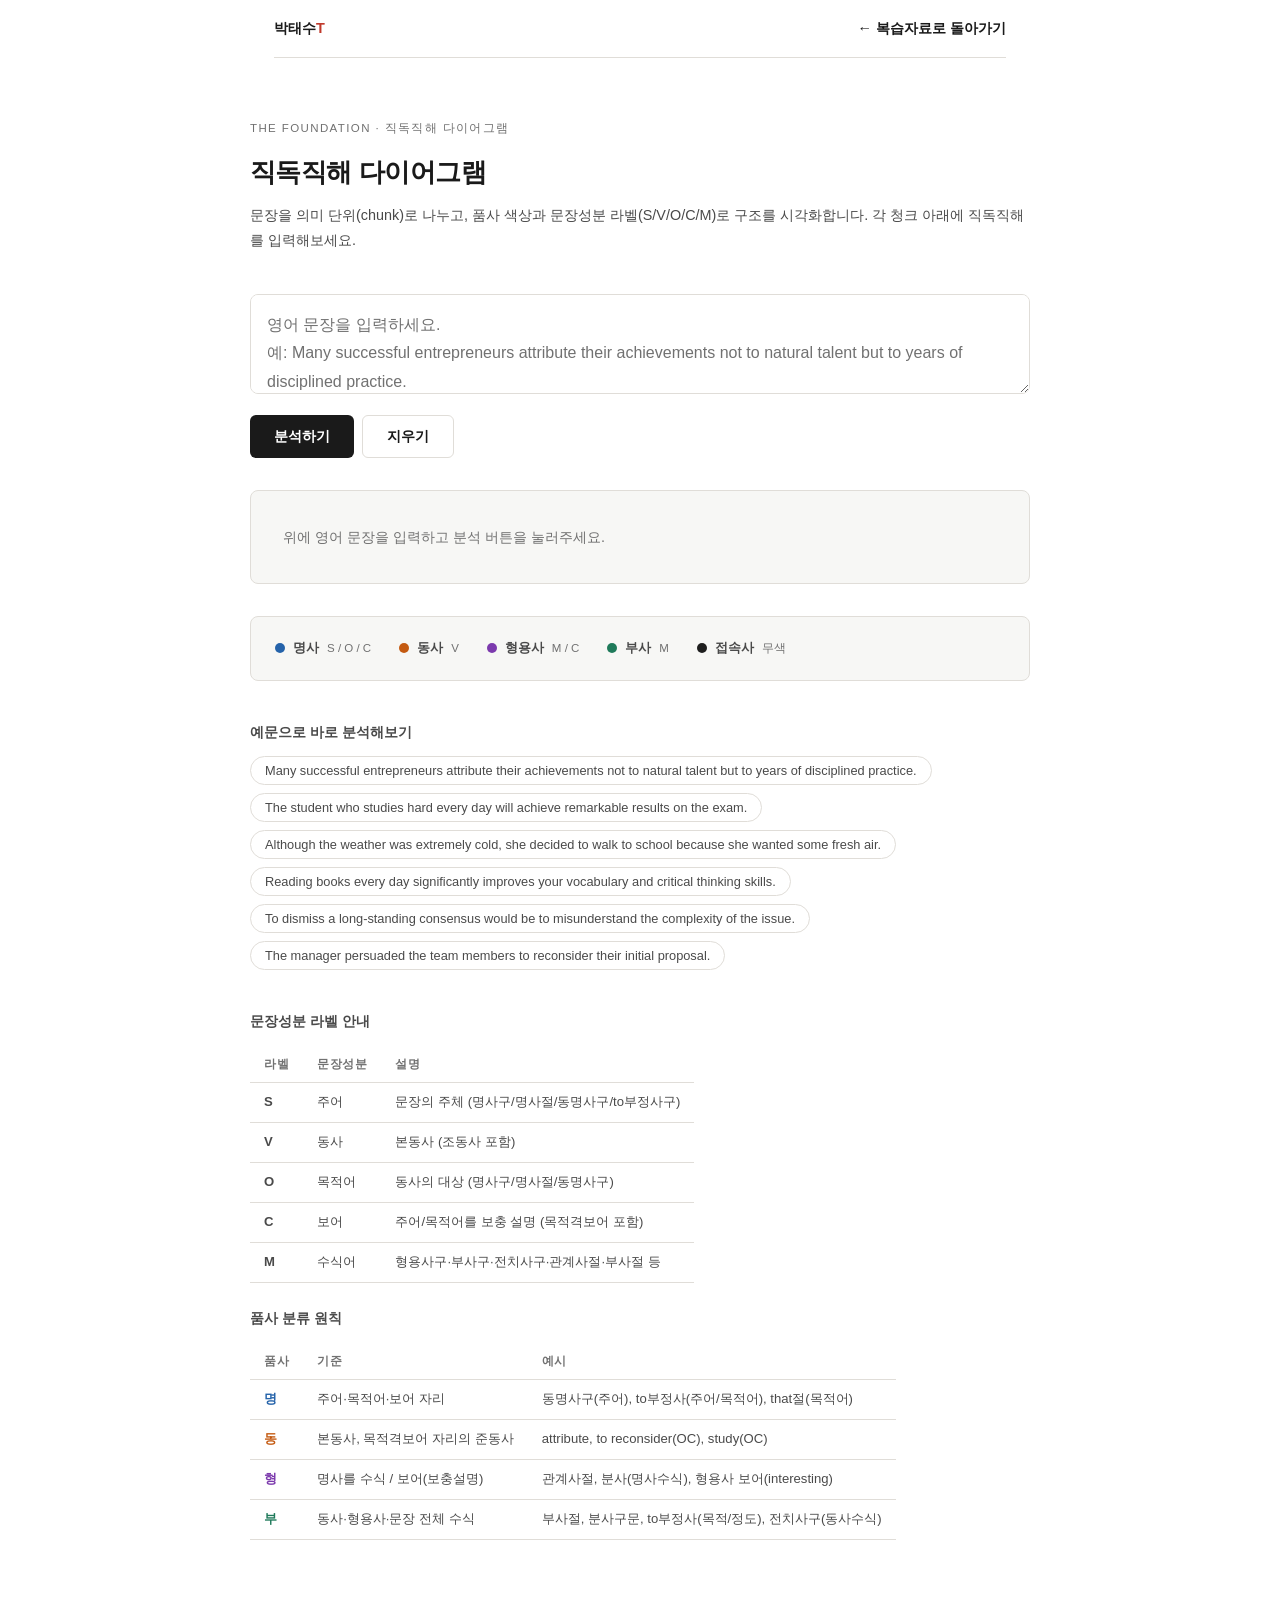
<file: parse.html>
<!DOCTYPE html>
<html lang="ko">
<head>
  <meta charset="UTF-8">
  <meta name="viewport" content="width=device-width, initial-scale=1.0">
  <title>직독직해 다이어그램 · THE FOUNDATION · 박태수T</title>
  <script src="compromise.min.js"></script>
  <style>
    *, *::before, *::after { margin: 0; padding: 0; box-sizing: border-box; }
    :root {
      --bg: #ffffff; --bg-alt: #f7f7f5; --text: #1a1a1a; --text-mid: #4a4a4a;
      --text-light: #717171; --border: #e0ddd8; --accent: #c0392b;
      --pos-noun: rgb(37, 99, 170); --pos-verb: rgb(196, 90, 17);
      --pos-adj: rgb(124, 58, 173); --pos-adv: rgb(31, 122, 90);
      --pos-none: rgb(30, 30, 30);
    }
    @media (prefers-color-scheme: dark) {
      :root {
        --bg: #111111; --bg-alt: #1a1917; --text: #e8e4de; --text-mid: #b0aaa0;
        --text-light: #8a847a; --border: #2a2825;
        --pos-noun: rgb(90, 160, 230); --pos-verb: rgb(235, 140, 70);
        --pos-adj: rgb(175, 120, 220); --pos-adv: rgb(80, 190, 145);
        --pos-none: rgb(180, 180, 180);
      }
    }
    :root[data-theme="dark"] {
      --bg: #111111; --bg-alt: #1a1917; --text: #e8e4de; --text-mid: #b0aaa0;
      --text-light: #8a847a; --border: #2a2825;
      --pos-noun: rgb(90, 160, 230); --pos-verb: rgb(235, 140, 70);
      --pos-adj: rgb(175, 120, 220); --pos-adv: rgb(80, 190, 145);
      --pos-none: rgb(180, 180, 180);
    }
    :root[data-theme="light"] {
      --bg: #ffffff; --bg-alt: #f7f7f5; --text: #1a1a1a; --text-mid: #4a4a4a;
      --text-light: #717171; --border: #e0ddd8;
      --pos-noun: rgb(37, 99, 170); --pos-verb: rgb(196, 90, 17);
      --pos-adj: rgb(124, 58, 173); --pos-adv: rgb(31, 122, 90);
      --pos-none: rgb(30, 30, 30);
    }
    body {
      font-family: -apple-system, BlinkMacSystemFont, 'Segoe UI', sans-serif;
      background: var(--bg); color: var(--text); line-height: 1.75;
      -webkit-font-smoothing: antialiased;
    }
    .container { max-width: 780px; margin: 0 auto; padding: 0 24px; }
    .header {
      border-bottom: 1px solid var(--border); padding: 16px 0;
      display: flex; align-items: center; justify-content: space-between;
    }
    .header a { text-decoration: none; color: var(--text); font-size: 0.9rem; font-weight: 600; }
    .logo-t { color: var(--accent); }
    .back-link { font-size: 0.82rem; color: var(--text-light); text-decoration: none; }
    .back-link:hover { color: var(--text); }
    .main { padding: 60px 0 80px; }
    .page-label {
      font-size: 0.72rem; letter-spacing: 0.12em; text-transform: uppercase;
      color: var(--text-light); margin-bottom: 12px;
    }
    .page-title {
      font-size: 1.6rem; font-weight: 700; letter-spacing: -0.02em; margin-bottom: 8px;
    }
    .page-desc { font-size: 0.9rem; color: var(--text-mid); margin-bottom: 40px; }
    .input-area { margin-bottom: 32px; }
    .input-area textarea {
      width: 100%; padding: 16px; border: 1px solid var(--border); border-radius: 8px;
      font-size: 1rem; font-family: inherit; line-height: 1.8; resize: vertical;
      background: var(--bg); color: var(--text); min-height: 100px;
      transition: border-color 0.25s ease;
    }
    .input-area textarea:focus { outline: none; border-color: var(--text); }
    .input-area textarea::placeholder { color: var(--text-light); }
    .btn-row { display: flex; gap: 8px; margin-top: 12px; }
    .btn-analyze, .btn-clear {
      padding: 11px 24px; border-radius: 6px; font-size: 0.9rem; font-weight: 600;
      border: none; cursor: pointer; font-family: inherit; transition: 0.25s ease;
    }
    .btn-analyze { background: var(--text); color: var(--bg); }
    .btn-analyze:hover { opacity: 0.85; }
    .btn-clear {
      border: 1.5px solid var(--border); background: transparent; color: var(--text);
    }
    .btn-clear:hover { border-color: var(--text); }

    .diagram-area {
      padding: 32px; background: var(--bg-alt); border: 1px solid var(--border);
      border-radius: 8px; min-height: 80px; margin-bottom: 32px; overflow-x: auto;
    }
    .diagram-area:empty::before {
      content: '위에 영어 문장을 입력하고 분석 버튼을 눌러주세요.';
      color: var(--text-light); font-size: 0.9rem;
    }
    .diagram-line {
      display: flex; flex-wrap: wrap; align-items: flex-start; gap: 2px 10px;
    }
    .chunk { display: inline-flex; flex-direction: column; align-items: center; }
    .chunk-text {
      font-size: 1.1rem; line-height: 1.6; padding: 2px 4px;
      border-bottom: 2.5px solid transparent; white-space: nowrap;
    }
    .chunk-text.has-pos { cursor: default; }
    .chunk-label {
      font-size: 0.7rem; font-weight: 700; margin-top: 2px;
      letter-spacing: 0.02em; white-space: nowrap;
    }
    .chunk-trans {
      font-size: 0.75rem; color: var(--text-light); margin-top: 2px;
      max-width: 180px; text-align: center; word-break: keep-all;
      border: none; background: transparent; font-family: inherit;
      padding: 2px 4px; border-radius: 4px; outline: none;
      cursor: text; width: 100%; min-width: 40px;
    }
    .chunk-trans:hover { background: var(--bg); }
    .chunk-trans:focus { background: var(--bg); border: 1px solid var(--border); color: var(--text-mid); }
    .chunk-trans::placeholder { color: var(--text-light); opacity: 0.5; font-size: 0.7rem; }

    .chunk-pos-명 .chunk-text { color: var(--pos-noun); border-bottom-color: var(--pos-noun); }
    .chunk-pos-명 .chunk-label { color: var(--pos-noun); }
    .chunk-pos-동 .chunk-text { color: var(--pos-verb); border-bottom-color: var(--pos-verb); }
    .chunk-pos-동 .chunk-label { color: var(--pos-verb); }
    .chunk-pos-형 .chunk-text { color: var(--pos-adj); border-bottom-color: var(--pos-adj); }
    .chunk-pos-형 .chunk-label { color: var(--pos-adj); }
    .chunk-pos-부 .chunk-text { color: var(--pos-adv); border-bottom-color: var(--pos-adv); }
    .chunk-pos-부 .chunk-label { color: var(--pos-adv); }
    .chunk-pos-none .chunk-text { color: var(--pos-none); border-bottom-color: transparent; }

    .legend {
      display: flex; flex-wrap: wrap; gap: 16px 28px; padding: 20px 24px;
      background: var(--bg-alt); border: 1px solid var(--border); border-radius: 8px;
      margin-bottom: 40px;
    }
    .legend-item { display: flex; align-items: center; gap: 8px; font-size: 0.82rem; }
    .legend-dot { width: 10px; height: 10px; border-radius: 50%; flex-shrink: 0; }
    .legend-label { color: var(--text-mid); font-weight: 600; }
    .legend-role { font-size: 0.72rem; color: var(--text-light); }

    .examples { margin-top: 40px; }
    .examples-title { font-size: 0.85rem; font-weight: 600; margin-bottom: 12px; color: var(--text-mid); }
    .example-chips { display: flex; flex-wrap: wrap; gap: 8px; }
    .example-chip {
      padding: 6px 14px; border: 1px solid var(--border); border-radius: 20px;
      font-size: 0.8rem; color: var(--text-mid); cursor: pointer;
      background: transparent; font-family: inherit; transition: 0.25s ease;
      text-align: left;
    }
    .example-chip:hover { border-color: var(--text); color: var(--text); }

    .guide { margin-top: 40px; }
    .guide-title { font-size: 0.85rem; font-weight: 600; margin-bottom: 12px; color: var(--text-mid); }
    .guide-table {
      width: 100%; border-collapse: collapse; font-size: 0.82rem;
      overflow-x: auto; display: block;
    }
    .guide-table th, .guide-table td {
      padding: 8px 14px; text-align: left; border-bottom: 1px solid var(--border);
    }
    .guide-table th {
      font-weight: 600; color: var(--text-light); font-size: 0.72rem;
      letter-spacing: 0.05em; text-transform: uppercase;
    }
    .guide-table td { color: var(--text-mid); }

    @media (max-width: 768px) {
      .diagram-area { padding: 20px; }
      .chunk-text { font-size: 0.95rem; }
      .chunk-label { font-size: 0.65rem; }
      .chunk-trans { font-size: 0.68rem; }
    }
  </style>
</head>
<body>

  <div class="container">
    <div class="header">
      <a href="index.html">박태수<span class="logo-t">T</span></a>
      <a href="index.html#review-materials" class="back-link">&larr; 복습자료로 돌아가기</a>
    </div>
  </div>

  <div class="container main">
    <p class="page-label">THE FOUNDATION · 직독직해 다이어그램</p>
    <h1 class="page-title">직독직해 다이어그램</h1>
    <p class="page-desc">문장을 의미 단위(chunk)로 나누고, 품사 색상과 문장성분 라벨(S/V/O/C/M)로 구조를 시각화합니다. 각 청크 아래에 직독직해를 입력해보세요.</p>

    <div class="input-area">
      <textarea id="sentenceInput" placeholder="영어 문장을 입력하세요.&#10;예: Many successful entrepreneurs attribute their achievements not to natural talent but to years of disciplined practice."></textarea>
      <div class="btn-row">
        <button class="btn-analyze" id="analyzeBtn">분석하기</button>
        <button class="btn-clear" id="clearBtn">지우기</button>
      </div>
    </div>

    <div class="diagram-area" id="diagramArea"></div>

    <div class="legend">
      <div class="legend-item"><span class="legend-dot" style="background:var(--pos-noun)"></span><span class="legend-label">명사</span><span class="legend-role">S / O / C</span></div>
      <div class="legend-item"><span class="legend-dot" style="background:var(--pos-verb)"></span><span class="legend-label">동사</span><span class="legend-role">V</span></div>
      <div class="legend-item"><span class="legend-dot" style="background:var(--pos-adj)"></span><span class="legend-label">형용사</span><span class="legend-role">M / C</span></div>
      <div class="legend-item"><span class="legend-dot" style="background:var(--pos-adv)"></span><span class="legend-label">부사</span><span class="legend-role">M</span></div>
      <div class="legend-item"><span class="legend-dot" style="background:var(--pos-none)"></span><span class="legend-label">접속사</span><span class="legend-role">무색</span></div>
    </div>

    <div class="examples">
      <p class="examples-title">예문으로 바로 분석해보기</p>
      <div class="example-chips">
        <button class="example-chip">Many successful entrepreneurs attribute their achievements not to natural talent but to years of disciplined practice.</button>
        <button class="example-chip">The student who studies hard every day will achieve remarkable results on the exam.</button>
        <button class="example-chip">Although the weather was extremely cold, she decided to walk to school because she wanted some fresh air.</button>
        <button class="example-chip">Reading books every day significantly improves your vocabulary and critical thinking skills.</button>
        <button class="example-chip">To dismiss a long-standing consensus would be to misunderstand the complexity of the issue.</button>
        <button class="example-chip">The manager persuaded the team members to reconsider their initial proposal.</button>
      </div>
    </div>

    <div class="guide">
      <p class="guide-title">문장성분 라벨 안내</p>
      <table class="guide-table">
        <thead><tr><th>라벨</th><th>문장성분</th><th>설명</th></tr></thead>
        <tbody>
          <tr><td><strong>S</strong></td><td>주어</td><td>문장의 주체 (명사구/명사절/동명사구/to부정사구)</td></tr>
          <tr><td><strong>V</strong></td><td>동사</td><td>본동사 (조동사 포함)</td></tr>
          <tr><td><strong>O</strong></td><td>목적어</td><td>동사의 대상 (명사구/명사절/동명사구)</td></tr>
          <tr><td><strong>C</strong></td><td>보어</td><td>주어/목적어를 보충 설명 (목적격보어 포함)</td></tr>
          <tr><td><strong>M</strong></td><td>수식어</td><td>형용사구·부사구·전치사구·관계사절·부사절 등</td></tr>
        </tbody>
      </table>
    </div>

    <div class="guide" style="margin-top:24px;">
      <p class="guide-title">품사 분류 원칙</p>
      <table class="guide-table">
        <thead><tr><th>품사</th><th>기준</th><th>예시</th></tr></thead>
        <tbody>
          <tr><td style="color:var(--pos-noun);font-weight:700;">명</td><td>주어·목적어·보어 자리</td><td>동명사구(주어), to부정사(주어/목적어), that절(목적어)</td></tr>
          <tr><td style="color:var(--pos-verb);font-weight:700;">동</td><td>본동사, 목적격보어 자리의 준동사</td><td>attribute, to reconsider(OC), study(OC)</td></tr>
          <tr><td style="color:var(--pos-adj);font-weight:700;">형</td><td>명사를 수식 / 보어(보충설명)</td><td>관계사절, 분사(명사수식), 형용사 보어(interesting)</td></tr>
          <tr><td style="color:var(--pos-adv);font-weight:700;">부</td><td>동사·형용사·문장 전체 수식</td><td>부사절, 분사구문, to부정사(목적/정도), 전치사구(동사수식)</td></tr>
        </tbody>
      </table>
    </div>
  </div>

  <script>
    var input = document.getElementById('sentenceInput');
    var diagramArea = document.getElementById('diagramArea');
    var analyzeBtn = document.getElementById('analyzeBtn');
    var clearBtn = document.getElementById('clearBtn');

    var COORD_CONJ = ['and','but','or','nor','yet','so'];
    var ADV_CLAUSE_CONJ = ['because','although','though','while','whereas','unless',
      'since','until','when','whenever','where','wherever','once','if'];
    var MULTI_WORD_CONJ = ['even though','even if','so that','in order to','as soon as',
      'as long as','as far as','in case','now that','provided that','given that'];
    var NOUN_CLAUSE_CONJ = ['what','whatever','whoever','whichever'];
    var REL_PRON = ['who','whom','whose','which'];
    var PREPOSITIONS = ['in','on','at','for','with','by','from','of','about','into',
      'through','during','above','below','between','under','over',
      'against','along','among','around','behind','beneath','beside','beyond','down',
      'inside','near','off','onto','out','outside','past','toward','towards',
      'upon','within','without','across','throughout','up','except','despite'];
    var BE_VERBS = ['is','are','was','were','am','be','been','being'];
    var LINKING_VERBS = ['become','became','seem','seemed','appear','appeared',
      'remain','remained','feel','felt','look','looked','sound','sounded',
      'taste','tasted','smell','smelled','grow','grew','turn','turned',
      'prove','proved','get','got','stay','stayed'];
    var BARE_OC_VERBS = ['make','makes','made','let','lets','have','has','had',
      'see','sees','saw','seen','hear','hears','heard','watch','watches','watched',
      'feel','feels','felt','notice','notices','noticed','observe','observes','observed',
      'help','helps','helped'];
    var TO_OC_VERBS = ['persuade','persuades','persuaded','convince','convinces','convinced',
      'ask','asks','asked','tell','tells','told','allow','allows','allowed',
      'force','forces','forced','enable','enables','enabled','cause','causes','caused',
      'encourage','encourages','encouraged','advise','advises','advised',
      'permit','permits','permitted','forbid','forbids','forbade',
      'invite','invites','invited','teach','teaches','taught',
      'warn','warns','warned','remind','reminds','reminded',
      'order','orders','ordered','urge','urges','urged',
      'require','requires','required','compel','compels','compelled',
      'consider','considers','considered','find','finds','found',
      'keep','keeps','kept','leave','leaves','left',
      'want','wants','wanted','need','needs','needed','expect','expects','expected',
      'get','gets','got'];
    var TO_OBJ_VERBS = ['want','wants','wanted','need','needs','needed',
      'hope','hopes','hoped','decide','decides','decided','plan','plans','planned',
      'agree','agrees','agreed','offer','offers','offered','promise','promises','promised',
      'refuse','refuses','refused','learn','learns','learned',
      'expect','expects','expected','try','tries','tried',
      'fail','fails','failed','manage','manages','managed',
      'afford','affords','afforded','tend','tends','tended',
      'pretend','pretends','pretended','choose','chooses','chose',
      'wish','wishes','wished','desire','desires','desired',
      'like','likes','liked','love','loves','loved','hate','hates','hated',
      'prefer','prefers','preferred','begin','begins','began',
      'start','starts','started','continue','continues','continued',
      'intend','intends','intended','appear','appears','appeared',
      'seem','seems','seemed','happen','happens','happened'];
    var DETS = ['the','a','an','this','these','those','my','your','his','her',
      'its','our','their','each','every','some','any','no','all','both','few',
      'several','many','much','most','another','other','such','enough'];

    function has(w, tag) { return w.tags && w.tags.indexOf(tag) !== -1; }
    function isVerbTag(w) {
      return has(w,'Verb') || has(w,'PastTense') || has(w,'PresentTense') ||
             has(w,'Modal') || has(w,'Auxiliary') || has(w,'Copula') || has(w,'FutureTense');
    }
    function isNounTag(w) {
      return has(w,'Noun') || has(w,'Singular') || has(w,'Plural') ||
             has(w,'Uncountable') || has(w,'ProperNoun') || has(w,'Pronoun');
    }
    function isAdjTag(w) {
      return has(w,'Adjective') || has(w,'Comparable') || has(w,'Superlative');
    }
    function wt(arr) {
      return arr.map(function(x) { return (x.pre || '') + x.text + (x.post || ''); }).join('').trim();
    }
    function inList(v, l) { return l.indexOf(v) !== -1; }
    function hasComma(w) { return w.post && w.post.indexOf(',') !== -1; }
    function hasPeriod(w) { return w.post && /[.!?]/.test(w.post); }

    function checkMultiWordConj(words, idx) {
      for (var m = 0; m < MULTI_WORD_CONJ.length; m++) {
        var parts = MULTI_WORD_CONJ[m].split(' ');
        var ok = true;
        for (var p = 0; p < parts.length; p++) {
          if (idx + p >= words.length || words[idx + p].lower !== parts[p]) { ok = false; break; }
        }
        if (ok) return { conj: MULTI_WORD_CONJ[m], len: parts.length };
      }
      return null;
    }

    function hasVerbInRange(words, from, to) {
      for (var k = from; k < Math.min(to, words.length); k++) {
        if (isVerbTag(words[k]) && !has(words[k],'Gerund')) return true;
      }
      return false;
    }

    function isMainVerbAhead(words, fromIdx) {
      for (var k = fromIdx; k < Math.min(fromIdx + 10, words.length); k++) {
        if (k > 0 && words[k - 1].lower === 'to') continue;
        if ((has(words[k],'Verb') || has(words[k],'PastTense') || has(words[k],'PresentTense') || has(words[k],'Modal'))
            && !has(words[k],'Gerund') && !has(words[k],'Participle')) return true;
      }
      return false;
    }

    function collectClause(words, startIdx, endOnSecondVerb) {
      var cw = [words[startIdx]];
      var j = startIdx + 1;
      var depth = 0, verbCount = 0;
      while (j < words.length) {
        if (inList(words[j].lower, ADV_CLAUSE_CONJ) || checkMultiWordConj(words, j)) depth++;
        if (isVerbTag(words[j]) && !has(words[j],'Gerund') && depth === 0) verbCount++;
        if (endOnSecondVerb && depth === 0 && verbCount > 1) break;
        cw.push(words[j]);
        if (hasComma(words[j]) && depth === 0 && verbCount >= 1) { j++; break; }
        if (hasPeriod(words[j])) { j++; break; }
        j++;
      }
      return { words: cw, nextIdx: j };
    }

    function collectRelClause(words, startIdx) {
      var rw = [words[startIdx]];
      var j = startIdx + 1;
      var verbFound = false, afterVerbNonVerb = false;
      while (j < words.length) {
        if (inList(words[j].lower, COORD_CONJ)) break;
        if (verbFound && !afterVerbNonVerb && !isVerbTag(words[j])) afterVerbNonVerb = true;
        if (verbFound && afterVerbNonVerb &&
            (has(words[j],'Modal') || (isVerbTag(words[j]) && !has(words[j],'Gerund') && !has(words[j],'Participle')))) break;
        if (isVerbTag(words[j]) && !has(words[j],'Auxiliary') && !has(words[j],'Gerund')) verbFound = true;
        rw.push(words[j]);
        if (hasComma(words[j]) || hasPeriod(words[j])) { j++; break; }
        j++;
      }
      return { words: rw, nextIdx: j };
    }

    function collectPrepPhrase(words, startIdx) {
      var pw = [words[startIdx]];
      var j = startIdx + 1;
      while (j < words.length) {
        if (isNounTag(words[j]) || isAdjTag(words[j]) || has(words[j],'Determiner') ||
            inList(words[j].lower, DETS) || words[j].lower === 'of' || has(words[j],'Gerund')) {
          pw.push(words[j]); j++;
        } else break;
      }
      return { words: pw, nextIdx: j };
    }

    function collectToInfinitive(words, startIdx) {
      var tw = [words[startIdx]];
      if (startIdx + 1 < words.length) tw.push(words[startIdx + 1]);
      var j = startIdx + 2;
      while (j < words.length) {
        var wl = words[j].lower;
        if (isNounTag(words[j]) || isAdjTag(words[j]) || has(words[j],'Determiner') ||
            inList(wl, DETS) || has(words[j],'Adverb') || wl === 'not' || wl === "n't" ||
            inList(wl, PREPOSITIONS) || wl === 'of' || wl === 'to' || wl === 'before' || wl === 'after') {
          tw.push(words[j]); j++;
          if (inList(wl, PREPOSITIONS) || wl === 'of' || wl === 'to' || wl === 'before' || wl === 'after') {
            while (j < words.length && (isNounTag(words[j]) || isAdjTag(words[j]) ||
                   has(words[j],'Determiner') || inList(words[j].lower, DETS))) {
              tw.push(words[j]); j++;
            }
          }
        } else break;
      }
      return { words: tw, nextIdx: j };
    }

    function findCommaAhead(words, from, max) {
      for (var k = from; k < Math.min(from + max, words.length); k++) {
        if (hasComma(words[k])) return k;
      }
      return -1;
    }

    function hasSubjectAfterIdx(words, idx) {
      if (idx >= words.length) return false;
      return isNounTag(words[idx]) || has(words[idx],'Determiner') || has(words[idx],'Pronoun') || inList(words[idx].lower, DETS);
    }

    function analyze() {
      var text = input.value.trim();
      if (!text) return;
      var doc = nlp(text);
      var json = doc.json();
      var words = [];
      for (var s = 0; s < json.length; s++) {
        var terms = json[s].terms;
        for (var t = 0; t < terms.length; t++) {
          words.push({
            text: terms[t].text, pre: terms[t].pre || '', post: terms[t].post || '',
            tags: terms[t].tags || [], lower: (terms[t].text || '').toLowerCase()
          });
        }
      }
      var chunks = buildChunks(words);
      chunks = ensureVerb(chunks, words);
      renderDiagram(chunks);
    }

    function buildChunks(words) {
      var chunks = [];
      var i = 0;
      var foundS = false, foundV = false, foundO = false;
      var lastVerbWords = [];

      function last() { return chunks.length > 0 ? chunks[chunks.length - 1] : null; }
      function push(text, pos, role) {
        text = text.trim();
        if (!text) return;
        chunks.push({ text: text, pos: pos, role: role });
      }
      function getMainVerbLower() {
        for (var v = lastVerbWords.length - 1; v >= 0; v--) {
          var vl = lastVerbWords[v].lower;
          if (!inList(vl, ['not',"n't"]) && !has(lastVerbWords[v],'Auxiliary') && !has(lastVerbWords[v],'Modal')) return vl;
        }
        return lastVerbWords.length > 0 ? lastVerbWords[lastVerbWords.length - 1].lower : '';
      }
      function isBeOrLink() {
        for (var v = 0; v < lastVerbWords.length; v++) {
          if (inList(lastVerbWords[v].lower, BE_VERBS) || inList(lastVerbWords[v].lower, LINKING_VERBS)) return true;
        }
        return false;
      }
      function isBareOC() { return inList(getMainVerbLower(), BARE_OC_VERBS); }
      function isToOC() { return inList(getMainVerbLower(), TO_OC_VERBS); }

      while (i < words.length) {
        var w = words[i];
        var lower = w.lower;

        // === 1. 다중단어 접속사 ===
        var mwc = checkMultiWordConj(words, i);
        if (mwc) {
          var cl = collectClause(words, i, false);
          i = cl.nextIdx;
          push(wt(cl.words), '부', 'M');
          continue;
        }

        // === 2. 등위접속사 ===
        if (inList(lower, COORD_CONJ) && lower !== 'for') {
          push(w.pre + w.text + w.post, null, null);
          i++; continue;
        }

        // === 3. 부사절 접속사 (because/although/though/while/whereas/unless/if/when/whenever/where/wherever/once/until) ===
        if (inList(lower, ADV_CLAUSE_CONJ) && lower !== 'since' && lower !== 'as' && lower !== 'that') {
          if ((lower === 'before' || lower === 'after') && !hasVerbInRange(words, i + 1, i + 8)) {
            // fall through to prep handling
          } else if (lower === 'once' && !foundV && !foundS) {
            // "once" as adverb, not conjunction
          } else {
            var cl = collectClause(words, i, false);
            i = cl.nextIdx;
            push(wt(cl.words), '부', 'M');
            continue;
          }
        }

        // === 4. since/as (부사절) ===
        if ((lower === 'since' || lower === 'as') && (foundV || (!foundS && hasVerbInRange(words, i + 1, i + 8)))) {
          var cl = collectClause(words, i, false);
          i = cl.nextIdx;
          push(wt(cl.words), '부', 'M');
          continue;
        }

        // === 5. 명사절 접속사 (what/whatever/whoever/whichever) ===
        if (inList(lower, NOUN_CLAUSE_CONJ)) {
          var cl = collectClause(words, i, true);
          i = cl.nextIdx;
          var role = !foundS ? 'S' : 'O';
          if (!foundS) foundS = true; else foundO = true;
          push(wt(cl.words), '명', role);
          continue;
        }

        // === 6. however (양보 부사) ===
        if (lower === 'however') {
          if (i + 1 < words.length && (isAdjTag(words[i+1]) || has(words[i+1],'Adverb'))) {
            var hw = [w]; i++;
            while (i < words.length) {
              hw.push(words[i]);
              if (hasComma(words[i])) { i++; break; }
              i++;
            }
            push(wt(hw), '부', 'M');
            continue;
          }
          push(w.pre + w.text + w.post, '부', 'M');
          i++; continue;
        }

        // === 7. that (명사절/동격/관계대명사) ===
        if (lower === 'that') {
          if (foundV) {
            var prev = last();
            if (prev && prev.pos === '명' && prev.role !== 'S' && prev.role !== 'V') {
              var cl = collectClause(words, i, false);
              i = cl.nextIdx;
              push(wt(cl.words), '형', 'M');
              continue;
            }
            var cl = collectClause(words, i, false);
            i = cl.nextIdx;
            push(wt(cl.words), '명', 'O');
            foundO = true;
            continue;
          }
          if (foundS && !foundV) {
            var nextHasClause = false;
            if (i + 1 < words.length && (has(words[i+1],'Pronoun') || isNounTag(words[i+1]) || has(words[i+1],'Determiner'))) {
              for (var ti = i + 1; ti < Math.min(i + 10, words.length); ti++) {
                if (isVerbTag(words[ti]) && !has(words[ti],'Gerund')) { nextHasClause = true; break; }
              }
            }
            if (nextHasClause) {
              var cl = collectClause(words, i, true);
              i = cl.nextIdx;
              push(wt(cl.words), '형', 'M');
              continue;
            }
          }
        }

        // === 8. 관계대명사 (who/whom/whose/which) ===
        if (inList(lower, REL_PRON) && foundS) {
          var rc = collectRelClause(words, i);
          i = rc.nextIdx;
          push(wt(rc.words), '형', 'M');
          continue;
        }

        // === 9. there (유도부사) ===
        if (lower === 'there' && !foundV) {
          push(w.pre + w.text + w.post, '부', 'M');
          i++; continue;
        }

        // === 10. to ===
        if (lower === 'to') {
          if (i + 1 < words.length && (has(words[i+1],'Verb') || has(words[i+1],'Infinitive'))) {
            var ti = collectToInfinitive(words, i);
            i = ti.nextIdx;
            var tiText = wt(ti.words);
            if (!foundS) {
              push(tiText, '명', 'S'); foundS = true;
            } else if (foundV && foundO && isToOC()) {
              push(tiText, '동', 'OC');
            } else if (foundV && inList(getMainVerbLower(), TO_OBJ_VERBS) && !foundO) {
              push(tiText, '명', 'O'); foundO = true;
            } else if (foundV && isBeOrLink() && !foundO) {
              push(tiText, '명', 'C');
            } else if (!foundV) {
              push(tiText, '부', 'M');
            } else {
              var prev = last();
              if (prev && prev.pos === '명') {
                push(tiText, '형', 'M');
              } else {
                push(tiText, '부', 'M');
              }
            }
            continue;
          }
          var pp = collectPrepPhrase(words, i);
          i = pp.nextIdx;
          var prev = last();
          push(wt(pp.words), (prev && prev.pos === '명' && !foundV) ? '형' : '부', 'M');
          continue;
        }

        // === 11. 분사구문 (문장 시작 + 콤마 → 부(M)) ===
        if (!foundS) {
          var commaAt = findCommaAhead(words, i, 15);
          if (commaAt !== -1 && hasSubjectAfterIdx(words, commaAt + 1)) {
            if (has(w,'Gerund') || has(w,'Participle') || has(w,'PastTense') || has(w,'Auxiliary')) {
              var pw = [];
              for (var j = i; j <= commaAt; j++) pw.push(words[j]);
              i = commaAt + 1;
              push(wt(pw), '부', 'M');
              continue;
            }
          }
        }

        // === 12. 동명사 주어 ===
        if (!foundS && has(w,'Gerund')) {
          var gw = [w]; i++;
          while (i < words.length) {
            if (isVerbTag(words[i]) && !has(words[i],'Gerund') && !has(words[i],'Participle') && !has(words[i],'Auxiliary')) break;
            if (has(words[i],'Adverb') && i + 1 < words.length && isVerbTag(words[i+1]) && !has(words[i+1],'Gerund')) break;
            if (isNounTag(words[i]) || isAdjTag(words[i]) || has(words[i],'Determiner') ||
                inList(words[i].lower, DETS) || has(words[i],'Adverb') ||
                inList(words[i].lower, PREPOSITIONS) || words[i].lower === 'of' ||
                words[i].lower === 'to' || words[i].lower === 'before' || words[i].lower === 'after' ||
                has(words[i],'Gerund')) {
              gw.push(words[i]); i++;
              if (i > 0 && (inList(words[i-1].lower, PREPOSITIONS) || words[i-1].lower === 'of' ||
                  words[i-1].lower === 'to' || words[i-1].lower === 'before' || words[i-1].lower === 'after')) {
                while (i < words.length && (isNounTag(words[i]) || isAdjTag(words[i]) ||
                       has(words[i],'Determiner') || inList(words[i].lower, DETS))) {
                  gw.push(words[i]); i++;
                }
              }
            } else break;
          }
          push(wt(gw), '명', 'S'); foundS = true;
          continue;
        }

        // === 13. 분사 수식어 (S 뒤, V 전, 뒤에 주절 동사 있음) ===
        if (foundS && !foundV && has(w,'Participle') && isMainVerbAhead(words, i + 1)) {
          var modW = [w]; i++;
          while (i < words.length) {
            if (isVerbTag(words[i]) && !has(words[i],'Gerund') && !has(words[i],'Participle') && !has(words[i],'Auxiliary')) {
              if (i > 0 && words[i-1].lower !== 'to') break;
            }
            if (hasComma(words[i])) { modW.push(words[i]); i++; break; }
            modW.push(words[i]); i++;
          }
          push(wt(modW), '형', 'M');
          continue;
        }

        // === 14. 전치사구 (before/after 포함) ===
        if (inList(lower, PREPOSITIONS) || lower === 'of' || lower === 'before' || lower === 'after') {
          var pp = collectPrepPhrase(words, i);
          i = pp.nextIdx;
          var prev = last();
          var ppos;
          if ((lower === 'of' || lower === 'between') && prev && prev.pos === '명') ppos = '형';
          else if (prev && prev.pos === '명' && !foundV) ppos = '형';
          else ppos = '부';
          push(wt(pp.words), ppos, 'M');
          continue;
        }

        // === 15. for (전치사) ===
        if (lower === 'for') {
          var pp = collectPrepPhrase(words, i);
          i = pp.nextIdx;
          push(wt(pp.words), '부', 'M');
          continue;
        }

        // === 16. 부사 ===
        if (lower === 'not' || lower === "n't" || has(w,'Adverb') || has(w,'Negative')) {
          push(w.pre + w.text + w.post, '부', 'M');
          i++; continue;
        }

        // === 17. 사역/지각동사 목적격보어 (bare infinitive) ===
        if (isVerbTag(w) && !has(w,'Gerund') && foundV && foundO && isBareOC()) {
          var ocw = [w]; i++;
          while (i < words.length) {
            if (isNounTag(words[i]) || isAdjTag(words[i]) || has(words[i],'Determiner') ||
                inList(words[i].lower, DETS) || has(words[i],'Adverb') ||
                inList(words[i].lower, PREPOSITIONS) || words[i].lower === 'of') {
              ocw.push(words[i]); i++;
              if (inList(words[i-1].lower, PREPOSITIONS) || words[i-1].lower === 'of') {
                while (i < words.length && (isNounTag(words[i]) || isAdjTag(words[i]) ||
                       has(words[i],'Determiner') || inList(words[i].lower, DETS))) {
                  ocw.push(words[i]); i++;
                }
              }
            } else break;
          }
          push(wt(ocw), '동', 'OC');
          continue;
        }

        // === 18. 동사구 ===
        if (isVerbTag(w) && !has(w,'Gerund') && foundS) {
          var vw = [w]; i++;
          while (i < words.length) {
            if (has(words[i],'Auxiliary') || has(words[i],'Modal') ||
                words[i].lower === 'not' || words[i].lower === "n't" ||
                (isVerbTag(words[i]) && !has(words[i],'Gerund') && !has(words[i],'Participle') && !isNounTag(words[i]))) {
              vw.push(words[i]); i++;
            } else break;
          }
          foundV = true;
          lastVerbWords = vw;
          push(wt(vw), '동', 'V');
          continue;
        }

        // === 19. 명사구 ===
        if (isNounTag(w) || isAdjTag(w) || has(w,'Determiner') || inList(lower, DETS) ||
            (has(w,'Gerund') && foundV)) {
          var nw = [w]; i++;
          while (i < words.length) {
            if (foundS && !foundV && isVerbTag(words[i]) && !has(words[i],'Gerund') && !has(words[i],'Participle')) break;
            if (words[i].lower === 'that' && i + 2 < words.length) {
              var thatIsClause = false;
              if (has(words[i+1],'Pronoun') || (isNounTag(words[i+1]) && hasVerbInRange(words, i+2, i+6))) thatIsClause = true;
              if (thatIsClause) break;
            }
            if (foundV && !foundO && isNounTag(w) && nw.length >= 1 && has(w,'Pronoun') &&
                (has(words[i],'Determiner') || inList(words[i].lower, DETS)) && isBareOC()) break;
            if (foundV && foundO && isBareOC() && isVerbTag(words[i]) && !has(words[i],'Gerund')) break;
            if (isNounTag(words[i]) || isAdjTag(words[i]) || has(words[i],'Determiner') ||
                inList(words[i].lower, DETS) || words[i].lower === 'of' ||
                (has(words[i],'Gerund') && !isMainVerbAhead(words, i + 1))) {
              nw.push(words[i]); i++;
              if (words[i-1].lower === 'of') {
                while (i < words.length && (isNounTag(words[i]) || isAdjTag(words[i]) ||
                       has(words[i],'Determiner') || inList(words[i].lower, DETS))) {
                  nw.push(words[i]); i++;
                }
              }
            } else break;
          }
          var nt = wt(nw);
          var hasNoun = false;
          for (var ni = 0; ni < nw.length; ni++) {
            if (isNounTag(nw[ni]) || has(nw[ni],'Determiner') || has(nw[ni],'Gerund')) { hasNoun = true; break; }
          }
          var cPos = hasNoun ? '명' : '형';
          if (cPos === '형') {
            if (foundV && isBeOrLink() && !foundO) push(nt, '형', 'C');
            else push(nt, '형', 'M');
          } else if (!foundS) {
            push(nt, '명', 'S'); foundS = true;
          } else if (foundV) {
            if (isBeOrLink() && !foundO) push(nt, '명', 'C');
            else if (foundO && (isBareOC() || isToOC())) push(nt, '명', 'C');
            else { push(nt, '명', 'O'); foundO = true; }
          } else {
            push(nt, '명', 'M');
          }
          continue;
        }

        // === 20. 동사 (주어 전 - 명령문/도치) ===
        if (isVerbTag(w) && !foundS) {
          var vw = [w]; i++;
          while (i < words.length) {
            if (has(words[i],'Auxiliary') || has(words[i],'Modal') ||
                words[i].lower === 'not' || words[i].lower === "n't" ||
                (isVerbTag(words[i]) && !has(words[i],'Gerund') && !has(words[i],'Participle'))) {
              vw.push(words[i]); i++;
            } else break;
          }
          foundV = true; foundS = true;
          lastVerbWords = vw;
          push(wt(vw), '동', 'V');
          continue;
        }

        // === 21. than 비교 ===
        if (lower === 'than') {
          var tw = [w]; i++;
          while (i < words.length) { tw.push(words[i]); i++; }
          push(wt(tw), '부', 'M');
          continue;
        }

        // === 22. since/as/before/after (동사 뒤 부사절) ===
        if ((lower === 'since' || lower === 'as' || lower === 'before' || lower === 'after') && foundV) {
          if (hasVerbInRange(words, i + 1, i + 8)) {
            var cl = collectClause(words, i, false);
            i = cl.nextIdx;
            push(wt(cl.words), '부', 'M');
            continue;
          }
          var pp = collectPrepPhrase(words, i);
          i = pp.nextIdx;
          push(wt(pp.words), '부', 'M');
          continue;
        }

        // === 23. 나머지 ===
        if (chunks.length > 0 && chunks[chunks.length - 1].pos) {
          chunks[chunks.length - 1].text += (w.pre || '') + w.text + (w.post || '');
        } else {
          push((w.pre || '') + w.text + (w.post || ''), null, null);
        }
        i++;
      }
      return chunks;
    }

    function ensureVerb(chunks, words) {
      var hasV = false;
      for (var i = 0; i < chunks.length; i++) { if (chunks[i].role === 'V') { hasV = true; break; } }
      if (hasV) return chunks;
      for (var i = 0; i < chunks.length; i++) { if (chunks[i].pos === '동') { chunks[i].role = 'V'; return chunks; } }
      var vw = null;
      for (var i = 0; i < words.length; i++) { if (isVerbTag(words[i]) && !has(words[i],'Gerund')) { vw = words[i].lower; break; } }
      if (!vw) return chunks;
      for (var i = 0; i < chunks.length; i++) {
        var re = new RegExp('\\b' + vw.replace(/[.*+?^${}()|[\]\\]/g, '\\$&') + '\\b');
        if (re.test(chunks[i].text.toLowerCase()) && chunks[i].pos !== '동') {
          var m = re.exec(chunks[i].text.toLowerCase());
          var before = chunks[i].text.substring(0, m.index).trim();
          var verb = chunks[i].text.substring(m.index, m.index + vw.length);
          var after = chunks[i].text.substring(m.index + vw.length).trim();
          var nc = chunks.slice(0, i);
          if (before) nc.push({ text: before, pos: chunks[i].pos, role: chunks[i].role });
          nc.push({ text: verb, pos: '동', role: 'V' });
          if (after) nc.push({ text: after, pos: '명', role: 'O' });
          for (var j = i + 1; j < chunks.length; j++) nc.push(chunks[j]);
          return nc;
        }
      }
      return chunks;
    }

    function renderDiagram(chunks) {
      diagramArea.innerHTML = '';
      var line = document.createElement('div');
      line.className = 'diagram-line';
      for (var i = 0; i < chunks.length; i++) {
        var c = chunks[i];
        if (!c.text.trim()) continue;
        var el = document.createElement('div');
        el.className = 'chunk ' + (c.pos ? 'chunk-pos-' + c.pos : 'chunk-pos-none');
        var textEl = document.createElement('span');
        textEl.className = 'chunk-text' + (c.pos ? ' has-pos' : '');
        textEl.textContent = c.text;
        el.appendChild(textEl);
        var labelText = '';
        if (c.pos && c.role) labelText = c.pos + '(' + c.role + ')';
        else if (c.pos) labelText = c.pos;
        if (labelText) {
          var lb = document.createElement('span');
          lb.className = 'chunk-label';
          lb.textContent = labelText;
          el.appendChild(lb);
        }
        var transInput = document.createElement('input');
        transInput.type = 'text';
        transInput.className = 'chunk-trans';
        transInput.placeholder = '해석';
        el.appendChild(transInput);
        line.appendChild(el);
      }
      diagramArea.appendChild(line);
    }

    analyzeBtn.addEventListener('click', analyze);
    input.addEventListener('keydown', function(e) {
      if (e.key === 'Enter' && !e.shiftKey) { e.preventDefault(); analyze(); }
    });
    clearBtn.addEventListener('click', function() {
      input.value = '';
      diagramArea.innerHTML = '';
      input.focus();
    });
    document.querySelectorAll('.example-chip').forEach(function(chip) {
      chip.addEventListener('click', function() {
        input.value = chip.textContent;
        analyze();
      });
    });
  </script>
</body>
</html>
</file>
<file: style.css>
*,
*::before,
*::after {
  margin: 0;
  padding: 0;
  box-sizing: border-box;
}

:root {
  --primary: #1a1a1a;
  --accent: #c0392b;
  --accent-light: #e74c3c;
  --blue: #2980b9;
  --blue-light: #d6eaf8;
  --text: #1a1a1a;
  --text-mid: #4a4a4a;
  --text-light: #717171;
  --bg: #ffffff;
  --bg-alt: #f7f7f5;
  --bg-dark: #111111;
  --border: #e0ddd8;
  --border-light: #ebe8e3;
  --shadow: 0 1px 3px rgba(0,0,0,0.06);
  --shadow-lg: 0 8px 32px rgba(0,0,0,0.08);
  --radius: 8px;
  --transition: 0.25s ease;
}

@media (prefers-color-scheme: dark) {
  :root {
    --primary: #f0ece6;
    --accent: #e74c3c;
    --accent-light: #ff6b5a;
    --blue: #5dade2;
    --blue-light: #1a2e3d;
    --text: #e8e4de;
    --text-mid: #b0aaa0;
    --text-light: #8a847a;
    --bg: #111111;
    --bg-alt: #1a1917;
    --bg-dark: #0a0a0a;
    --border: #2a2825;
    --border-light: #222120;
    --shadow: 0 1px 3px rgba(0,0,0,0.3);
    --shadow-lg: 0 8px 32px rgba(0,0,0,0.3);
  }
}
:root[data-theme="dark"] {
  --primary: #f0ece6;
  --accent: #e74c3c;
  --accent-light: #ff6b5a;
  --blue: #5dade2;
  --blue-light: #1a2e3d;
  --text: #e8e4de;
  --text-mid: #b0aaa0;
  --text-light: #8a847a;
  --bg: #111111;
  --bg-alt: #1a1917;
  --bg-dark: #0a0a0a;
  --border: #2a2825;
  --border-light: #222120;
  --shadow: 0 1px 3px rgba(0,0,0,0.3);
  --shadow-lg: 0 8px 32px rgba(0,0,0,0.3);
}
:root[data-theme="light"] {
  --primary: #1a1a1a;
  --accent: #c0392b;
  --accent-light: #e74c3c;
  --blue: #2980b9;
  --blue-light: #d6eaf8;
  --text: #1a1a1a;
  --text-mid: #4a4a4a;
  --text-light: #717171;
  --bg: #ffffff;
  --bg-alt: #f7f7f5;
  --bg-dark: #111111;
  --border: #e0ddd8;
  --border-light: #ebe8e3;
  --shadow: 0 1px 3px rgba(0,0,0,0.06);
  --shadow-lg: 0 8px 32px rgba(0,0,0,0.08);
}

html {
  scroll-behavior: smooth;
}

body {
  font-family: -apple-system, BlinkMacSystemFont, 'Segoe UI', sans-serif;
  color: var(--text);
  background: var(--bg);
  line-height: 1.75;
  -webkit-font-smoothing: antialiased;
}

.container {
  max-width: 960px;
  margin: 0 auto;
  padding: 0 24px;
}

/* --- Navbar --- */
.navbar {
  position: fixed;
  top: 0;
  left: 0;
  right: 0;
  z-index: 100;
  background: var(--bg);
  border-bottom: 1px solid var(--border);
}

.nav-container {
  display: flex;
  align-items: center;
  justify-content: space-between;
  height: 56px;
}

.logo {
  font-size: 1.1rem;
  font-weight: 700;
  color: var(--text);
  text-decoration: none;
  letter-spacing: -0.02em;
}

.logo-t, .name-t {
  color: var(--accent);
}

.nav-links {
  display: flex;
  list-style: none;
  gap: 28px;
}

.nav-links a {
  text-decoration: none;
  color: var(--text-light);
  font-size: 0.85rem;
  font-weight: 500;
  letter-spacing: 0.01em;
  transition: var(--transition);
}

.nav-links a:hover {
  color: var(--text);
}

.nav-toggle {
  display: none;
  flex-direction: column;
  gap: 5px;
  background: none;
  border: none;
  cursor: pointer;
  padding: 4px;
}

.nav-toggle span {
  width: 20px;
  height: 1.5px;
  background: var(--text);
  border-radius: 1px;
}

/* --- Hero --- */
.hero {
  padding: 140px 0 80px;
  border-bottom: 1px solid var(--border);
}

.hero-label {
  font-size: 0.75rem;
  letter-spacing: 0.12em;
  text-transform: uppercase;
  color: var(--text-light);
  margin-bottom: 20px;
}

.hero-title {
  font-size: clamp(1.8rem, 4.5vw, 2.8rem);
  font-weight: 800;
  line-height: 1.3;
  letter-spacing: -0.03em;
  margin-bottom: 20px;
  text-wrap: balance;
}

.hero-accent {
  color: var(--accent);
}

.hero-desc {
  font-size: 1.35rem;
  color: var(--text-mid);
  margin-bottom: 32px;
  max-width: 520px;
}

.hero-buttons {
  display: flex;
  gap: 12px;
  flex-wrap: wrap;
}

/* --- Buttons --- */
.btn {
  display: inline-block;
  padding: 11px 24px;
  border-radius: 6px;
  font-size: 0.9rem;
  font-weight: 600;
  text-decoration: none;
  border: none;
  cursor: pointer;
  transition: var(--transition);
  letter-spacing: -0.01em;
}

.btn-primary {
  background: var(--text);
  color: var(--bg);
}

.btn-primary:hover {
  opacity: 0.85;
}

.btn-outline {
  border: 1.5px solid var(--border);
  color: var(--text);
  background: transparent;
}

.btn-outline:hover {
  border-color: var(--text);
}

.btn-full {
  width: 100%;
  padding: 13px;
  font-size: 0.95rem;
}

/* --- Sections --- */
.section {
  padding: 80px 0;
}

.section-alt {
  background: var(--bg-alt);
}

.section-dark {
  background: var(--bg-dark);
  color: #e8e4de;
}

.section-label {
  font-size: 0.72rem;
  letter-spacing: 0.12em;
  text-transform: uppercase;
  color: var(--text-light);
  margin-bottom: 12px;
}

.section-dark .section-label {
  color: #8a847a;
}

.section-title {
  font-size: 1.6rem;
  font-weight: 700;
  letter-spacing: -0.02em;
  margin-bottom: 40px;
  text-wrap: balance;
}

.section-title.light {
  color: #f0ece6;
}

/* --- Instructor Card --- */
.instructor-card {
  display: grid;
  grid-template-columns: 240px 1fr;
  gap: 48px;
  align-items: start;
}

.photo-img {
  width: 240px;
  height: 300px;
  object-fit: cover;
  object-position: top;
  border-radius: var(--radius);
  border: 1px solid var(--border);
}

.instructor-label {
  font-size: 0.72rem;
  letter-spacing: 0.12em;
  text-transform: uppercase;
  color: var(--text-light);
  margin-bottom: 8px;
}

.instructor-name {
  font-size: 2rem;
  font-weight: 800;
  letter-spacing: -0.03em;
  margin-bottom: 4px;
}

.instructor-role {
  font-size: 0.9rem;
  color: var(--text-light);
  margin-bottom: 20px;
}

.instructor-quote {
  font-size: 0.95rem;
  color: var(--text-mid);
  border-left: 2px solid var(--accent);
  padding-left: 16px;
  margin-bottom: 28px;
  font-style: normal;
  line-height: 1.7;
}

.instructor-message {
  margin-bottom: 28px;
  border-left: 2px solid var(--accent);
  padding-left: 20px;
}

.instructor-message p {
  font-size: 0.9rem;
  color: var(--text-mid);
  margin-bottom: 10px;
  line-height: 1.8;
}

.instructor-message p:last-child {
  margin-bottom: 0;
}

.instructor-message .message-closing {
  margin-top: 16px;
  font-size: 0.95rem;
  color: var(--text);
}

.career-list {
  display: flex;
  flex-direction: column;
  gap: 16px;
}

.career-section {
  display: flex;
  gap: 12px;
}

.career-badge {
  flex-shrink: 0;
  width: 28px;
  height: 28px;
  border-radius: 50%;
  display: flex;
  align-items: center;
  justify-content: center;
  font-size: 0.7rem;
  font-weight: 700;
  margin-top: 2px;
}

.career-badge.now {
  background: var(--accent);
  color: #fff;
}

.career-badge.prev {
  background: var(--border);
  color: var(--text-mid);
}

.career-section ul {
  list-style: none;
}

.career-section li {
  font-size: 0.88rem;
  color: var(--text-mid);
  padding: 2px 0;
}

.school-tag {
  font-size: 0.78rem;
  color: var(--text-light);
}

/* --- Curriculum Steps --- */
.steps {
  display: flex;
  flex-direction: column;
  gap: 0;
}

.step {
  position: relative;
  display: flex;
  gap: 24px;
  padding: 28px 0;
  border-bottom: 1px solid #2a2825;
}

.step:last-child {
  border-bottom: none;
}

.step-num {
  font-size: 0.8rem;
  font-weight: 700;
  color: #8a847a;
  padding-top: 2px;
  flex-shrink: 0;
  width: 28px;
}

.step-body {
  flex: 1;
}

.step-name {
  font-size: 1.15rem;
  font-weight: 700;
  color: #f0ece6;
  margin-bottom: 4px;
  letter-spacing: -0.01em;
}

.step-tagline {
  font-size: 0.9rem;
  color: #b0aaa0;
  margin-bottom: 6px;
}

.step-desc {
  font-size: 0.82rem;
  color: #8a847a;
  margin-bottom: 8px;
}

.step-target {
  display: inline-block;
  font-size: 0.75rem;
  color: #8a847a;
  background: #1a1917;
  padding: 3px 10px;
  border-radius: 4px;
  margin-right: 8px;
}

.step-time {
  display: inline-block;
  font-size: 0.75rem;
  color: var(--accent-light);
  font-weight: 600;
}

/* --- Curriculum Tabs --- */
.curriculum-tabs {
  display: flex;
  gap: 4px;
  margin-bottom: 40px;
  background: rgba(255,255,255,0.08);
  border-radius: 8px;
  padding: 4px;
  width: fit-content;
}

.curriculum-tab {
  padding: 10px 32px;
  border: none;
  border-radius: 6px;
  font-size: 0.9rem;
  font-weight: 600;
  cursor: pointer;
  transition: var(--transition);
  background: transparent;
  color: #8a847a;
  font-family: inherit;
  letter-spacing: -0.01em;
}

.curriculum-tab.active {
  background: #f0ece6;
  color: #111;
}

.tab-content {
  display: none;
}

.tab-content.active {
  display: block;
}

/* --- Naesin --- */
.naesin-subtitle {
  font-size: 0.88rem;
  color: #8a847a;
  margin-bottom: 40px;
}

.naesin-phase {
  background: rgba(255,255,255,0.04);
  border: 1px solid #2a2825;
  border-radius: var(--radius);
  padding: 32px;
  margin-bottom: 8px;
}

.phase-header {
  display: flex;
  align-items: center;
  gap: 12px;
  margin-bottom: 8px;
}

.phase-label {
  font-size: 0.7rem;
  letter-spacing: 0.1em;
  text-transform: uppercase;
  color: var(--accent-light);
  font-weight: 700;
}

.phase-period {
  font-size: 0.75rem;
  color: #8a847a;
}

.phase-title {
  font-size: 1.2rem;
  font-weight: 700;
  color: #f0ece6;
  margin-bottom: 6px;
}

.phase-desc {
  font-size: 0.85rem;
  color: #b0aaa0;
  margin-bottom: 20px;
}

.naesin-classes {
  display: flex;
  flex-direction: column;
  gap: 16px;
}

.naesin-class {
  display: flex;
  gap: 16px;
  align-items: flex-start;
}

.class-label {
  width: 32px;
  height: 32px;
  border-radius: 50%;
  background: var(--accent);
  color: #fff;
  display: flex;
  align-items: center;
  justify-content: center;
  font-weight: 700;
  font-size: 0.85rem;
  flex-shrink: 0;
  margin-top: 2px;
}

.naesin-class strong {
  font-size: 0.95rem;
  color: #f0ece6;
}

.class-time {
  font-size: 0.75rem;
  color: var(--accent-light);
  font-weight: 600;
  margin-left: 8px;
}

.naesin-class p {
  font-size: 0.82rem;
  color: #b0aaa0;
  margin: 4px 0;
}

.naesin-arrow {
  text-align: center;
  font-size: 1.4rem;
  color: #8a847a;
  padding: 12px 0;
}

.naesin-schools {
  display: grid;
  grid-template-columns: repeat(4, 1fr);
  gap: 12px;
}

.school-block {
  background: rgba(255,255,255,0.04);
  border: 1px solid #2a2825;
  border-radius: 6px;
  padding: 16px;
  text-align: center;
}

.school-block strong {
  display: block;
  font-size: 0.9rem;
  color: #f0ece6;
  margin-bottom: 4px;
}

.school-block span {
  font-size: 0.75rem;
  color: #8a847a;
}

.school-block.clinic {
  border-color: var(--accent);
  background: rgba(192,57,43,0.08);
}

.naesin-system {
  margin-top: 32px;
  padding: 32px;
  background: rgba(255,255,255,0.04);
  border: 1px solid #2a2825;
  border-radius: var(--radius);
}

.system-title {
  font-size: 1.1rem;
  font-weight: 700;
  color: #f0ece6;
  margin-bottom: 6px;
}

.system-desc {
  font-size: 0.85rem;
  color: #8a847a;
  margin-bottom: 24px;
}

.system-steps {
  display: flex;
  flex-direction: column;
  gap: 16px;
}

.system-step {
  display: flex;
  gap: 16px;
  align-items: flex-start;
}

.system-step-num {
  width: 28px;
  height: 28px;
  border-radius: 50%;
  background: #2a2825;
  color: #f0ece6;
  display: flex;
  align-items: center;
  justify-content: center;
  font-weight: 700;
  font-size: 0.75rem;
  flex-shrink: 0;
  margin-top: 2px;
}

.system-step strong {
  font-size: 0.9rem;
  color: #f0ece6;
}

.system-step-type {
  font-size: 0.75rem;
  color: var(--accent-light);
  margin-left: 8px;
}

.system-step p {
  font-size: 0.82rem;
  color: #b0aaa0;
  margin-top: 2px;
}

/* --- Course Detail --- */
.course-detail {
  border: 1px solid var(--border);
  border-radius: var(--radius);
  padding: 36px;
  margin-bottom: 24px;
}

.course-badge {
  display: inline-block;
  font-size: 0.68rem;
  letter-spacing: 0.08em;
  text-transform: uppercase;
  padding: 3px 10px;
  border-radius: 4px;
  font-weight: 600;
  margin-bottom: 10px;
}

.course-badge.basic {
  background: var(--blue-light);
  color: var(--blue);
}

.course-badge.axis {
  background: #fdf0d0;
  color: #a67c00;
}

#axis-reading .week-num {
  background: #c9a227;
}

.course-badge.mock {
  background: #e8f5e9;
  color: #2e7d32;
}

.course-badge.final {
  background: #fce4e4;
  color: var(--accent);
}

@media (prefers-color-scheme: dark) {
  .course-badge.axis { background: #3d351a; color: #d4b94e; }
  #axis-reading .week-num { background: #b8922a; }
  .course-badge.mock { background: #1a3d1a; }
  .course-badge.final { background: #3d1a1a; }
}
:root[data-theme="dark"] .course-badge.axis { background: #3d351a; color: #d4b94e; }
:root[data-theme="dark"] #axis-reading .week-num { background: #b8922a; }
:root[data-theme="dark"] .course-badge.mock { background: #1a3d1a; }
:root[data-theme="dark"] .course-badge.final { background: #3d1a1a; }
:root[data-theme="light"] .course-badge.axis { background: #fdf0d0; }
:root[data-theme="light"] #axis-reading .week-num { background: #c9a227; }
:root[data-theme="light"] .course-badge.mock { background: #e8f5e9; }
:root[data-theme="light"] .course-badge.final { background: #fce4e4; }

.course-name {
  font-size: 1.5rem;
  font-weight: 800;
  letter-spacing: -0.02em;
  margin-bottom: 4px;
}

.course-headline {
  font-size: 1rem;
  font-weight: 600;
  color: var(--text-mid);
}

.course-desc {
  font-size: 0.92rem;
  color: var(--text-mid);
  margin: 20px 0;
  line-height: 1.8;
}

.course-topics {
  display: flex;
  flex-wrap: wrap;
  gap: 8px;
  margin-bottom: 24px;
}

.topic {
  font-size: 0.8rem;
  padding: 5px 14px;
  border: 1px solid var(--border);
  border-radius: 20px;
  color: var(--text-mid);
}

/* --- Week Grid --- */
.week-grid {
  margin-bottom: 16px;
}

.week {
  display: flex;
  align-items: center;
  padding: 10px 0;
  border-bottom: 1px solid var(--border-light);
  gap: 16px;
}

.week:last-child {
  border-bottom: none;
}

.week-num {
  font-size: 0.75rem;
  font-weight: 700;
  color: var(--bg);
  background: var(--blue);
  width: 36px;
  height: 24px;
  border-radius: 4px;
  display: flex;
  align-items: center;
  justify-content: center;
  flex-shrink: 0;
}

.week-title {
  font-size: 0.9rem;
  font-weight: 600;
  flex: 1;
}

.week-code {
  font-size: 0.72rem;
  color: var(--text-light);
  letter-spacing: 0.05em;
  font-weight: 500;
}

.course-note {
  font-size: 0.85rem;
  color: var(--text-light);
  font-weight: 500;
  margin-top: 12px;
}

/* --- Killer Program --- */
.killer-program {
  display: flex;
  align-items: center;
  gap: 12px;
  margin-bottom: 20px;
  flex-wrap: wrap;
}

.program-box {
  flex: 1;
  min-width: 160px;
  background: var(--bg-alt);
  border: 1px solid var(--border);
  border-radius: var(--radius);
  padding: 16px;
  text-align: center;
}

.program-box strong {
  display: block;
  font-size: 0.85rem;
  margin-bottom: 4px;
}

.program-box span {
  font-size: 0.75rem;
  color: var(--text-light);
}

.program-plus {
  font-size: 1.2rem;
  color: var(--text-light);
  font-weight: 300;
}

/* --- Review Materials --- */
.review-materials-desc {
  color: var(--text-mid);
  font-size: 0.92rem;
  margin-bottom: 32px;
}

.materials-grid {
  display: grid;
  grid-template-columns: repeat(2, 1fr);
  gap: 20px;
}

.material-card {
  background: var(--bg);
  padding: 28px;
  border-radius: var(--radius);
  border: 1px solid var(--border);
}

.material-card h3 {
  font-size: 1rem;
  font-weight: 700;
  margin: 12px 0 8px;
  letter-spacing: -0.02em;
}

.material-card p {
  font-size: 0.85rem;
  color: var(--text-light);
}

.material-link {
  display: inline-block;
  font-size: 0.85rem;
  font-weight: 600;
  color: var(--blue);
  text-decoration: none;
  transition: opacity 0.25s;
}

.material-link:hover {
  opacity: 0.7;
}

/* --- Footer --- */
.footer {
  border-top: 1px solid var(--border);
  padding: 20px 0;
}

.footer-inner {
  display: flex;
  justify-content: space-between;
  align-items: center;
}

.footer-logo {
  font-size: 0.78rem;
  font-weight: 600;
  color: var(--text-mid);
}

.footer-copy {
  font-size: 0.72rem;
  color: var(--text-light);
}

/* --- Mobile --- */
@media (max-width: 768px) {
  .nav-toggle {
    display: flex;
  }

  .nav-links {
    display: none;
    position: absolute;
    top: 56px;
    left: 0;
    right: 0;
    background: var(--bg);
    flex-direction: column;
    padding: 12px 24px;
    gap: 0;
    border-bottom: 1px solid var(--border);
  }

  .nav-links.active {
    display: flex;
  }

  .nav-links li a {
    display: block;
    padding: 10px 0;
  }

  .hero {
    padding: 110px 0 60px;
  }

  .instructor-card {
    grid-template-columns: 1fr;
    gap: 28px;
  }

  .photo-img {
    width: 180px;
    height: 225px;
  }

  .materials-grid {
    grid-template-columns: 1fr;
  }

  .naesin-schools {
    grid-template-columns: repeat(2, 1fr);
  }

  .killer-program {
    flex-direction: column;
  }

  .program-plus {
    transform: rotate(90deg);
  }

  .program-box {
    width: 100%;
  }

  .course-detail {
    padding: 24px 20px;
  }

  .footer-inner {
    flex-direction: column;
    gap: 6px;
    text-align: center;
  }
}

/* --- Animations --- */
.fade-in {
  opacity: 0;
  transform: translateY(16px);
  transition: opacity 0.5s ease, transform 0.5s ease;
}

.fade-in.visible {
  opacity: 1;
  transform: translateY(0);
}
</file>
